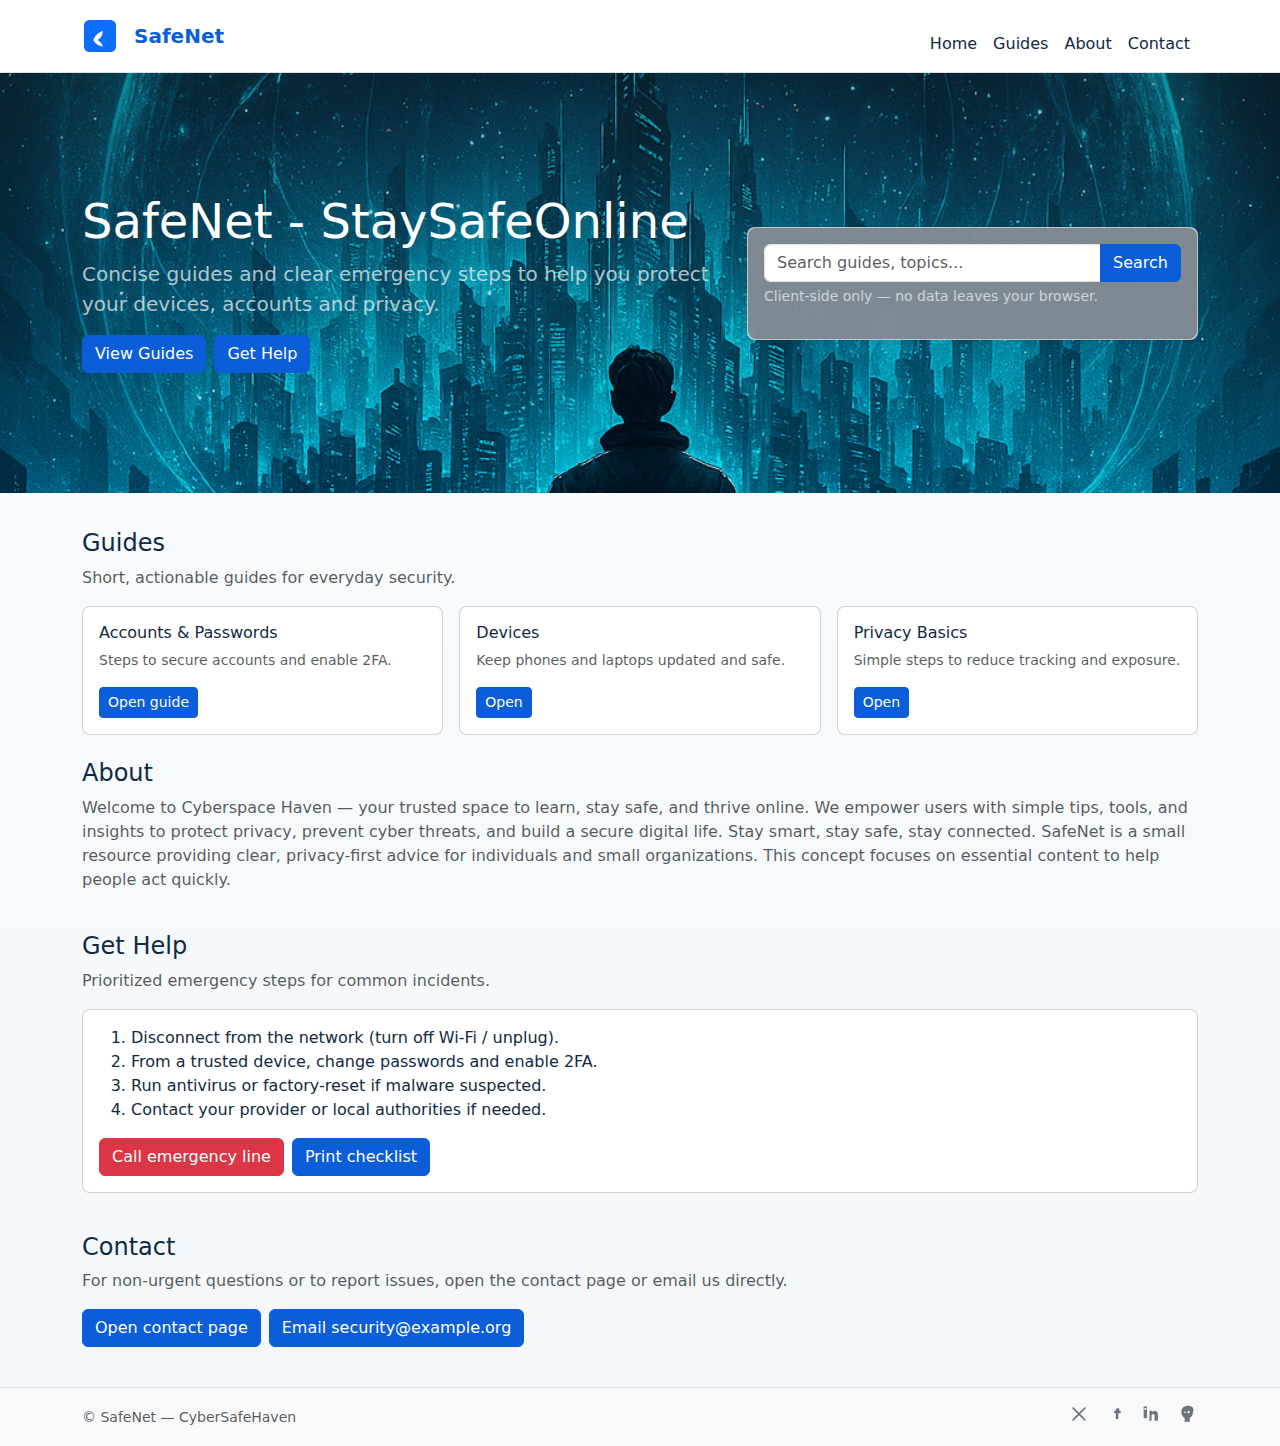
<file: index.html>
<!doctype html>
<html lang="en">

<head>
  <meta charset="utf-8">
  <meta name="viewport" content="width=device-width,initial-scale=1">
  <title>Safenet — CyberSafeHaven (Concept)</title>
  <meta name="description" content="Simple focused Safenet concept: Guides, About, Get Help, Contact">
  <link href="https://cdn.jsdelivr.net/npm/bootstrap@5.3.2/dist/css/bootstrap.min.css" rel="stylesheet">
  <link href="assets/css/style.css" rel="stylesheet">
  <style>
    .py-5 {
      padding-top: 1rem !important;
      padding-bottom: 1rem !important;
    }

    /* reduce bottom margin for .mb-5 on the homepage only */
    .home .mb-5 {
      margin-bottom: 1rem !important;
    }
  </style>
</head>

<body class="home">
  <nav class="navbar navbar-expand-lg navbar-light bg-white border-bottom sticky-top">
    <div class="container">
      <a class="navbar-brand fw-bold d-flex align-items-center" href="index.html">
        <img src="assets/images/logo.svg" alt="SafeNet logo" class="logo me-2" width="36" height="36">
        <span class="brand-text">SafeNet</span>
      </a>
      <button class="navbar-toggler" type="button" data-bs-toggle="collapse" data-bs-target="#nav" aria-controls="nav"
        aria-expanded="false" aria-label="Toggle navigation">
        <span class="navbar-toggler-icon"></span>
      </button>
      <div class="collapse navbar-collapse" id="nav">
        <ul class="navbar-nav ms-auto">
          <li class="nav-item"><a class="nav-link" href="index.html">Home</a></li>
          <li class="nav-item"><a class="nav-link" href="guide.html">Guides</a></li>
          <li class="nav-item"><a class="nav-link" href="about.html">About</a></li>
          <li class="nav-item"><a class="nav-link" href="contact.html">Contact</a></li>
        </ul>
      </div>
    </div>
  </nav>
  <header class="hero bg-image py-5">
    <div class="container">
      <div class="row align-items-center">
        <div class="col-md-7">
          <h1 class="display-5">SafeNet - StaySafeOnline</h1>
          <p class="lead text-muted">Concise guides and clear emergency steps to help you protect your devices, accounts
            and privacy.</p>
          <p class="mb-0"><a class="btn btn-primary me-2" href="guide.html">View Guides</a><a
              class="btn btn-outline-secondary" href="contact.html">Get Help</a></p>
        </div>
        <div class="col-md-5 mt-4 mt-md-0">
          <div class="card shadow-sm">
            <div class="card-body">
              <!-- Front-end search bar: client-side only, shows a local submit message -->

              <form id="site-search-form" class="search-bar">
                <label for="site-search" class="visually-hidden">Search guides and topics</label>
                <div class="input-group">
                  <input id="site-search" name="q" type="search" class="form-control"
                    placeholder="Search guides, topics..." aria-label="Search guides">
                  <button class="btn btn-primary" type="submit">Search</button>
                </div>
                <div class="form-text small text-muted">Client-side only — no data leaves your browser.</div>
              </form>
              <div id="search-notice" class="mt-3" aria-live="polite"></div>
              <!-- Previously: quick password check / tips (removed in favor of search UI)
              <h5 class="card-title">Password tips</h5>
              <p class="text-muted small">Short guidance to help you create stronger, easier-to-manage passwords.</p>
              <ul class="small">
                <li>Use a passphrase of 12+ characters.</li>
                <li>Include mixed case, numbers, and symbols.</li>
                <li>Use a unique password for each important account.</li>
                <li>Use a reputable password manager to generate and store passwords securely.</li>
              </ul>
              -->
            </div>
          </div>
        </div>

      </div>
    </div>
  </header>

  <main class="container py-5">
    <section id="guides" class="mb-5">
      <h2 class="h4">Guides</h2>
      <p class="text-muted">Short, actionable guides for everyday security.</p>
      <div class="row g-3">
        <div class="col-md-4">
          <div class="card h-100">
            <div class="card-body">
              <h3 class="h6">Accounts & Passwords</h3>
              <p class="small text-muted">Steps to secure accounts and enable 2FA.</p>
              <a href="accounts-passwords.html" class="btn btn-sm btn-primary">Open guide</a>
            </div>
          </div>
        </div>
        <div class="col-md-4">
          <div class="card h-100">
            <div class="card-body">
              <h3 class="h6">Devices</h3>
              <p class="small text-muted">Keep phones and laptops updated and safe.</p>
              <a href="devices.html" class="btn btn-sm btn-primary">Open</a>
            </div>
          </div>
        </div>
        <div class="col-md-4">
          <div class="card h-100">
            <div class="card-body">
              <h3 class="h6">Privacy Basics</h3>
              <p class="small text-muted">Simple steps to reduce tracking and exposure.</p>
              <a href="privacybasics.html" class="btn btn-sm btn-primary">Open</a>
            </div>
          </div>
        </div>
      </div>
    </section>

    <section id="about" class="mb-5">
      <h2 class="h4">About</h2>
      <p class="text-muted">Welcome to Cyberspace Haven — your trusted space to learn, stay safe, and thrive online. We
        empower users with simple tips, tools, and insights to protect privacy, prevent cyber threats, and build a
        secure digital life. Stay smart, stay safe, stay connected.
        SafeNet is a small resource providing clear, privacy-first advice for individuals and small organizations. This
        concept focuses on essential content to help people act quickly.</p>
    </section>

    <section id="get-help" class="mb-5">
      <h2 class="h4">Get Help</h2>
      <p class="text-muted">Prioritized emergency steps for common incidents.</p>
      <div class="card mb-3">
        <div class="card-body">
          <ol>
            <li>Disconnect from the network (turn off Wi‑Fi / unplug).</li>
            <li>From a trusted device, change passwords and enable 2FA.</li>
            <li>Run antivirus or factory-reset if malware suspected.</li>
            <li>Contact your provider or local authorities if needed.</li>
          </ol>
          <div class="mt-2"><button class="btn btn-danger me-2" onclick="window.location.href='tel:+18001234567'">Call
              emergency line</button><button class="btn btn-outline-secondary" onclick="window.print()">Print
              checklist</button></div>
        </div>
      </div>
    </section>

    <section id="contact" class="mb-5">
      <h2 class="h4">Contact</h2>
      <p class="text-muted">For non-urgent questions or to report issues, open the contact page or email us directly.
      </p>
      <div class="d-flex gap-2">
        <a class="btn btn-primary" href="contact.html">Open contact page</a>
        <a class="btn btn-outline-secondary" href="contact.html">Email security@example.org</a>
      </div>
    </section>
  </main>

  <footer class="bg-light py-3 border-top">
    <div class="container d-flex justify-content-between align-items-center small text-muted">
      <div>© SafeNet — CyberSafeHaven</div>
      <div class="social-links">
        <a href="https://x.com" target="_blank" rel="noopener noreferrer" aria-label="Visit X homepage">
          <svg viewBox="0 0 24 24" aria-hidden="true" focusable="false" role="img" xmlns="http://www.w3.org/2000/svg">
            <path d="M5 5 L19 19 M19 5 L5 19" stroke="currentColor" stroke-width="2" stroke-linecap="round"
              stroke-linejoin="round" fill="none" />
          </svg>
          <span class="visually-hidden">X homepage</span>
        </a>

        <a href="https://www.facebook.com" target="_blank" rel="noopener noreferrer"
          aria-label="Visit Facebook homepage">
          <svg viewBox="0 0 24 24" aria-hidden="true" focusable="false" role="img" xmlns="http://www.w3.org/2000/svg">
            <path d="M15 8h2V5h-2c-1.1 0-2 .9-2 2v1H11v3h2v7h3v-7h2.5l.5-3H16v-1c0-.28.22-0.5.5-0.5z"
              fill="currentColor" />
          </svg>
          <span class="visually-hidden">Facebook homepage</span>
        </a>

        <a href="https://www.linkedin.com" target="_blank" rel="noopener noreferrer"
          aria-label="Visit LinkedIn homepage">
          <svg viewBox="0 0 24 24" aria-hidden="true" focusable="false" role="img" xmlns="http://www.w3.org/2000/svg">
            <rect x="2" y="3" width="4" height="14" rx="1" fill="currentColor" />
            <circle cx="4" cy="6" r="1.3" fill="#fff" />
            <path
              d="M9 8h3v1.8c.4-.7 1.6-1.4 3.1-1.4 3.3 0 4 2.2 4 5.1V20h-4v-5.2c0-1.2 0-2.8-1.7-2.8-1.7 0-2 1.4-2 2.7V20H9V8z"
              fill="currentColor" />
          </svg>
          <span class="visually-hidden">LinkedIn homepage</span>
        </a>

        <a href="https://mastodon.social" target="_blank" rel="noopener noreferrer"
          aria-label="Visit Mastodon homepage">
          <svg viewBox="0 0 24 24" aria-hidden="true" focusable="false" role="img" xmlns="http://www.w3.org/2000/svg">
            <path d="M12 2C7 2 4 5.5 4 9.2c0 3.2 1.4 6 4 7.7V22l3-1 3 1v-5.1c2.6-1.6 4-4.5 4-7.7C20 5.5 17 2 12 2z"
              fill="currentColor" />
            <circle cx="8.5" cy="10" r="1" fill="#fff" />
            <path d="M14 9.5c0 .8-.6 1.5-1.3 1.5s-1.2-.7-1.2-1.5.5-1.5 1.2-1.5S14 8.7 14 9.5z" fill="#fff" />
          </svg>
          <span class="visually-hidden">Mastodon homepage</span>
        </a>
      </div>
    </div>
  </footer>
  <!-- Bootstrap JS bundle -->

  <script src="https://cdn.jsdelivr.net/npm/bootstrap@5.3.2/dist/js/bootstrap.bundle.min.js"></script>
  <script>
    (function () {
      // Client-side-only search filter for the Guides cards on the homepage.
      const form = document.getElementById('site-search-form');
      const input = document.getElementById('site-search');
      const notice = document.getElementById('search-notice');
      const guideCards = Array.from(document.querySelectorAll('#guides .card'));
      if (!form || !notice) return;

      function clearFilters() {
        guideCards.forEach(card => {
          const col = card.closest('[class*="col-"]') || card.parentElement;
          if (col) col.style.display = '';
        });
      }

      function escapeRegExp(string) { return string.replace(/[.*+?^${}()|[\\]\\]/g, '\\\\$&'); }

      form.addEventListener('submit', function (e) {
        e.preventDefault();
        const q = (input && input.value) ? input.value.trim() : '';
        notice.innerHTML = '';

        if (!q) {
          // empty query — clear filters and show gentle notice
          clearFilters();
          const el = document.createElement('div');
          el.className = 'alert alert-secondary';
          el.textContent = 'Showing all guides.';
          notice.appendChild(el);
          setTimeout(() => el.remove(), 2500);
          return;
        }

        const re = new RegExp(escapeRegExp(q), 'i');
        let shown = 0;
        guideCards.forEach(card => {
          const title = (card.querySelector('h3') || {}).textContent || '';
          const desc = (card.querySelector('p') || {}).textContent || '';
          const match = re.test(title) || re.test(desc);
          const col = card.closest('[class*="col-"]') || card.parentElement;
          if (col) { col.style.display = match ? '' : 'none'; }
          if (match) shown++;
        });

        const result = document.createElement('div');
        result.className = shown ? 'alert alert-primary' : 'alert alert-warning';
        result.textContent = shown ? `Found ${shown} result${shown > 1 ? 's' : ''} for "${q}".` : `No guides found for "${q}".`;
        notice.appendChild(result);
        // auto-dismiss after a short delay
        setTimeout(() => { if (result.parentNode) result.remove(); }, 3500);
      });
    })();
  </script>
  <!-- homepage client-side search filter (no backend calls) -->
</body>

</html>
</file>
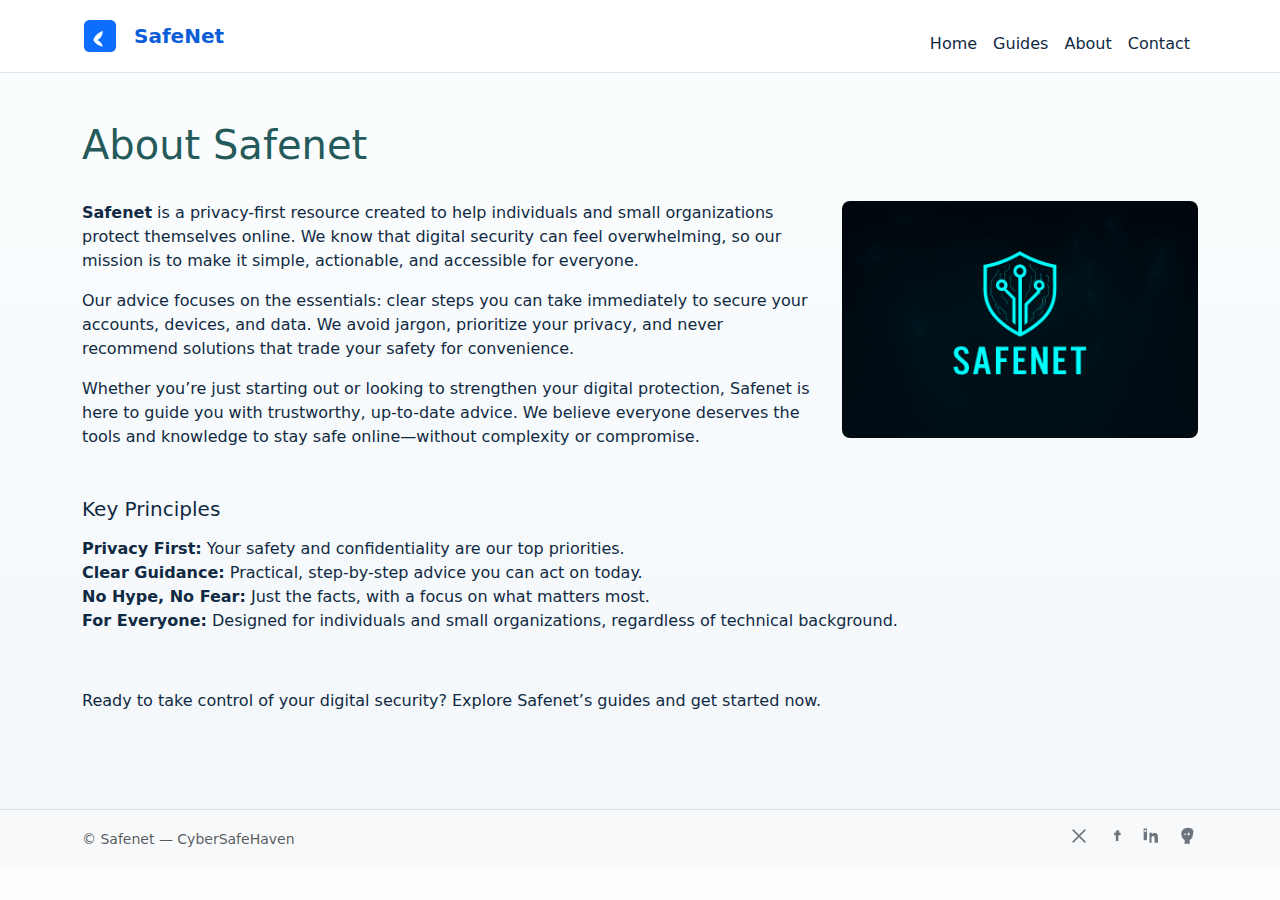
<file: about.html>
<!DOCTYPE html>
<html lang="en">

<head>
  <meta charset="UTF-8">
  <title>About Safenet</title>
  <meta name="viewport" content="width=device-width, initial-scale=1">
  <!-- Bootstrap CSS -->
  <link href="https://cdn.jsdelivr.net/npm/bootstrap@5.3.2/dist/css/bootstrap.min.css" rel="stylesheet">
  <!-- Site stylesheet -->
  <link rel="stylesheet" href="assets/css/style.css">
</head>

<body>

  <nav class="navbar navbar-expand-lg navbar-light bg-white border-bottom sticky-top">
    <div class="container">
      <a class="navbar-brand d-flex align-items-center" href="index.html">
        <img src="assets/images/logo.svg" class="logo me-2" width="36" height="36" alt="Safenet logo">
        <span class="brand-text">SafeNet</span>
      </a>
      <button class="navbar-toggler" type="button" data-bs-toggle="collapse" data-bs-target="#nav" aria-controls="nav"
        aria-expanded="false" aria-label="Toggle navigation">
        <span class="navbar-toggler-icon"></span>
      </button>
      <div class="collapse navbar-collapse" id="nav">
        <ul class="navbar-nav ms-auto">
          <li class="nav-item"><a class="nav-link" href="index.html">Home</a></li>
          <li class="nav-item"><a class="nav-link" href="accounts-passwords.html">Guides</a></li>
          <li class="nav-item"><a class="nav-link" href="about.html">About</a></li>
          <li class="nav-item"><a class="nav-link" href="contact.html">Contact</a></li>
        </ul>
      </div>
    </div>
  </nav>
  <main class="container py-5">
    <header class="mb-4">
      <h1 class="display-6">About Safenet</h1>
    </header>

    <section class="mb-3 align-flex-start">
      <div class="row align-flex-start">
        <div class="col-md-8">
          <p>
            <strong>Safenet</strong> is a privacy-first resource created to help individuals and small organizations
            protect themselves online.
            We know that digital security can feel overwhelming, so our mission is to make it simple, actionable, and
            accessible for everyone.
          </p>
          <p>
            Our advice focuses on the essentials: clear steps you can take immediately to secure your accounts, devices,
            and data.
            We avoid jargon, prioritize your privacy, and never recommend solutions that trade your safety for
            convenience.
          </p>
          <p>
            Whether you’re just starting out or looking to strengthen your digital protection, Safenet is here to guide
            you with trustworthy, up-to-date advice.
            We believe everyone deserves the tools and knowledge to stay safe online—without complexity or compromise.
          </p>
        </div>
        <div class="col-md-4 mt-3 mt-md-0">
          <figure class="m-0">
            <img src="assets/images/logo.png" alt="SafeNet hero illustration" loading="lazy"
              class="img-fluid rounded-corners">
          </figure>
        </div>
      </div>
    </section>

    <section class="mb-4">
      <h2 class="h5">Key Principles</h2>
      <ul class="list-unstyled">
        <li><strong>Privacy First:</strong> Your safety and confidentiality are our top priorities.</li>
        <li><strong>Clear Guidance:</strong> Practical, step-by-step advice you can act on today.</li>
        <li><strong>No Hype, No Fear:</strong> Just the facts, with a focus on what matters most.</li>
        <li><strong>For Everyone:</strong> Designed for individuals and small organizations, regardless of technical
          background.</li>
      </ul>
    </section>

    <section>
      <p>Ready to take control of your digital security? Explore Safenet’s guides and get started now.</p>
    </section>
  </main>

  <footer class="bg-light py-3 border-top mt-4">
    <div class="container d-flex justify-content-between align-items-center small text-muted">
      <div>© Safenet — CyberSafeHaven</div>
      <div class="social-links">
        <a href="https://x.com" target="_blank" rel="noopener noreferrer" aria-label="Visit X homepage">
          <svg viewBox="0 0 24 24" aria-hidden="true" focusable="false" role="img" xmlns="http://www.w3.org/2000/svg">
            <path d="M5 5 L19 19 M19 5 L5 19" stroke="currentColor" stroke-width="2" stroke-linecap="round"
              stroke-linejoin="round" fill="none" />
          </svg>
          <span class="visually-hidden">X homepage</span>
        </a>

        <a href="https://www.facebook.com" target="_blank" rel="noopener noreferrer"
          aria-label="Visit Facebook homepage">
          <svg viewBox="0 0 24 24" aria-hidden="true" focusable="false" role="img" xmlns="http://www.w3.org/2000/svg">
            <path d="M15 8h2V5h-2c-1.1 0-2 .9-2 2v1H11v3h2v7h3v-7h2.5l.5-3H16v-1c0-.28.22-0.5.5-0.5z"
              fill="currentColor" />
          </svg>
          <span class="visually-hidden">Facebook homepage</span>
        </a>

        <a href="https://www.linkedin.com" target="_blank" rel="noopener noreferrer"
          aria-label="Visit LinkedIn homepage">
          <svg viewBox="0 0 24 24" aria-hidden="true" focusable="false" role="img" xmlns="http://www.w3.org/2000/svg">
            <rect x="2" y="3" width="4" height="14" rx="1" fill="currentColor" />
            <circle cx="4" cy="6" r="1.3" fill="#fff" />
            <path
              d="M9 8h3v1.8c.4-.7 1.6-1.4 3.1-1.4 3.3 0 4 2.2 4 5.1V20h-4v-5.2c0-1.2 0-2.8-1.7-2.8-1.7 0-2 1.4-2 2.7V20H9V8z"
              fill="currentColor" />
          </svg>
          <span class="visually-hidden">LinkedIn homepage</span>
        </a>

        <a href="https://mastodon.social" target="_blank" rel="noopener noreferrer"
          aria-label="Visit Mastodon homepage">
          <svg viewBox="0 0 24 24" aria-hidden="true" focusable="false" role="img" xmlns="http://www.w3.org/2000/svg">
            <path d="M12 2C7 2 4 5.5 4 9.2c0 3.2 1.4 6 4 7.7V22l3-1 3 1v-5.1c2.6-1.6 4-4.5 4-7.7C20 5.5 17 2 12 2z"
              fill="currentColor" />
            <circle cx="8.5" cy="10" r="1" fill="#fff" />
            <path d="M14 9.5c0 .8-.6 1.5-1.3 1.5s-1.2-.7-1.2-1.5.5-1.5 1.2-1.5S14 8.7 14 9.5z" fill="#fff" />
          </svg>
          <span class="visually-hidden">Mastodon homepage</span>
        </a>
      </div>
    </div>
  </footer>

  <!-- Bootstrap JS bundle -->
  <script src="https://cdn.jsdelivr.net/npm/bootstrap@5.3.2/dist/js/bootstrap.bundle.min.js"></script>
</body>

</html>
</file>
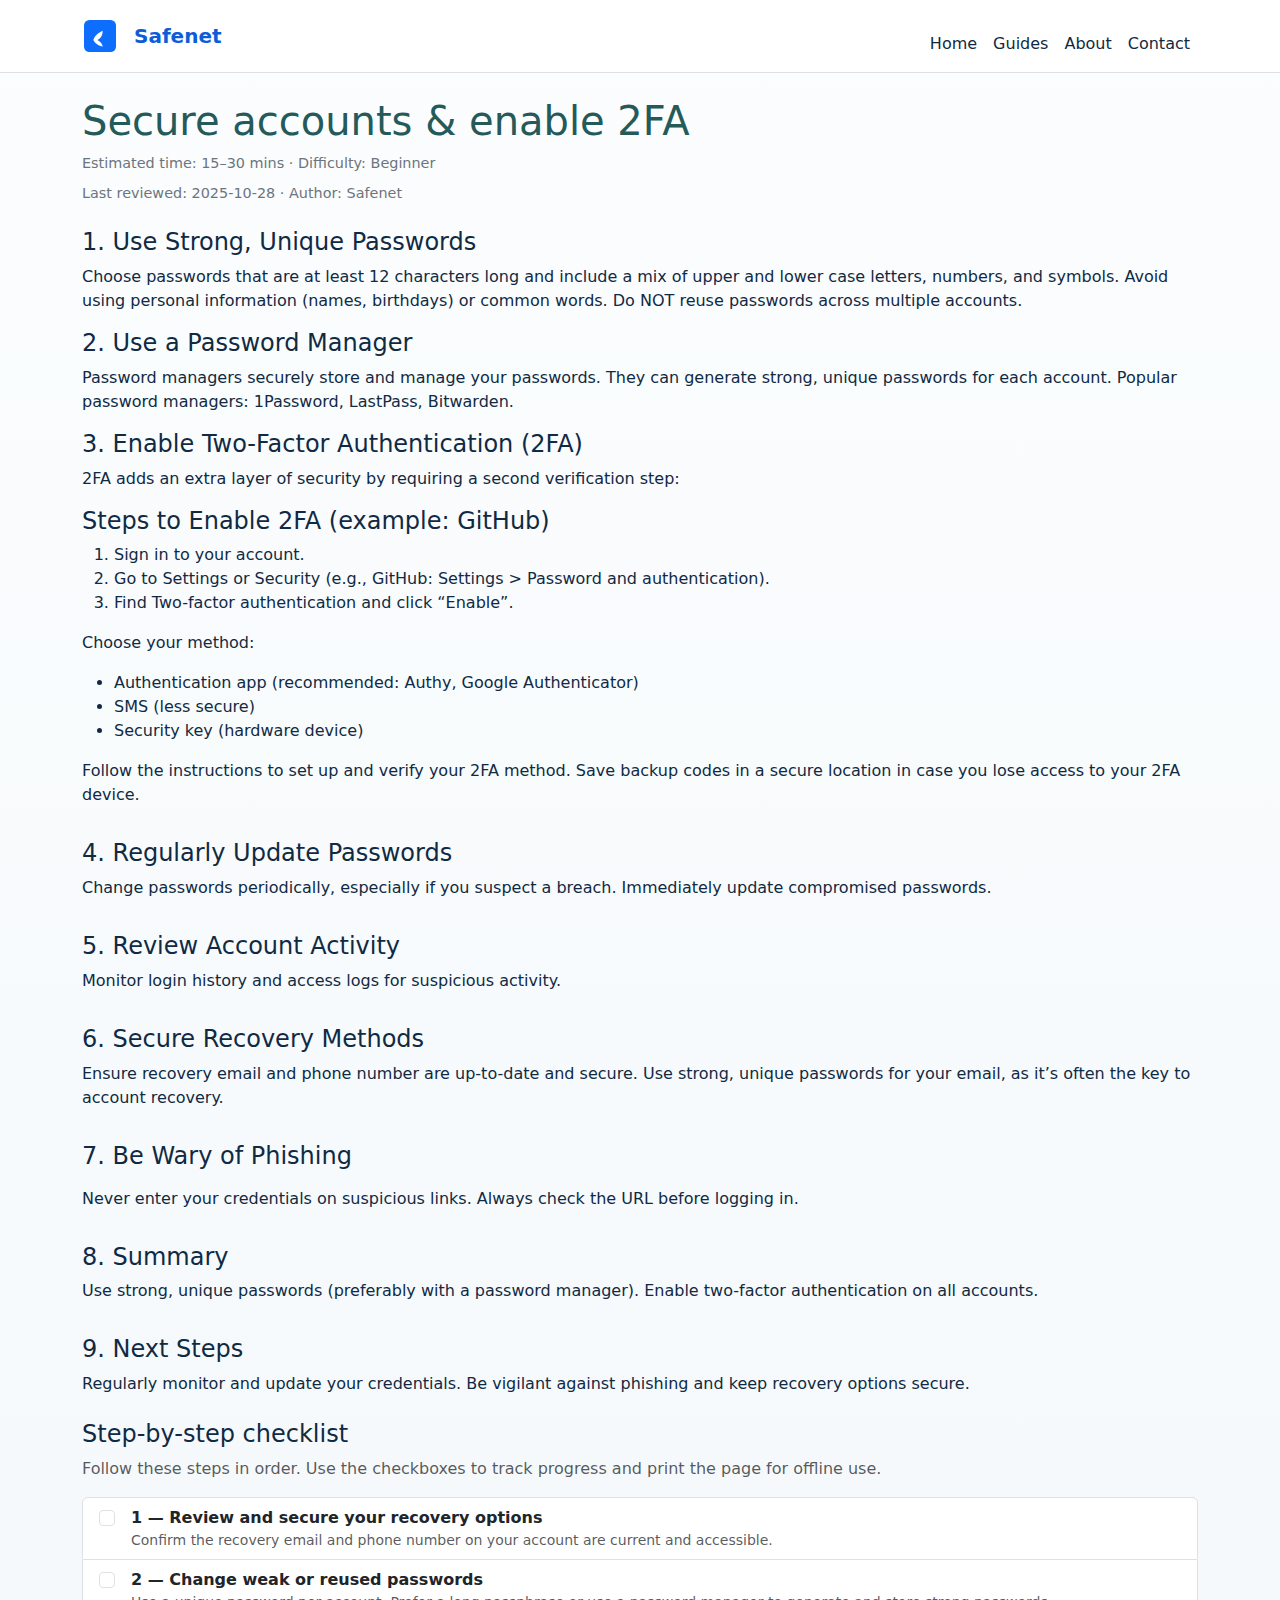
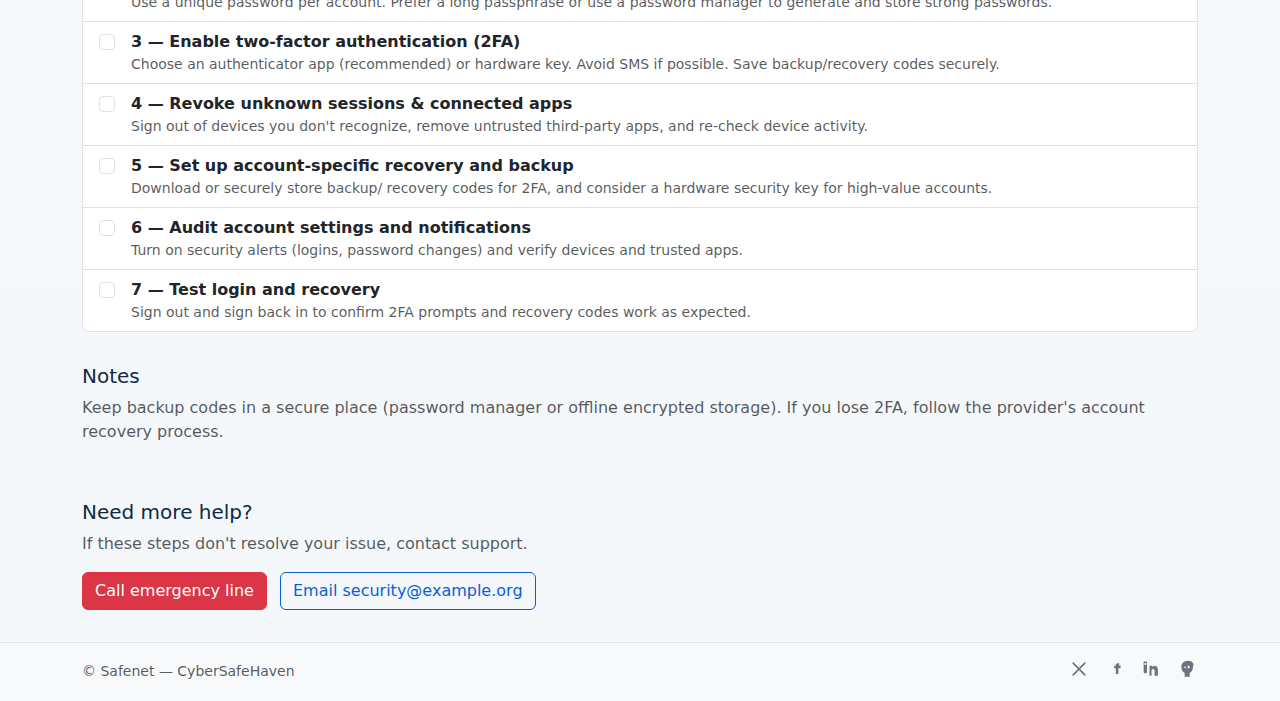
<file: accounts-passwords.html>
<!doctype html>
<html lang="en">

<head>
  <meta charset="utf-8">
  <meta name="viewport" content="width=device-width,initial-scale=1">
  <title>Secure accounts & enable 2FA — Safenet</title>
  <meta name="description" content="Steps to secure your accounts and enable two-factor authentication (2FA).">
  <link href="https://cdn.jsdelivr.net/npm/bootstrap@5.3.2/dist/css/bootstrap.min.css" rel="stylesheet">
  <link href="assets/css/style.css" rel="stylesheet">
</head>
</head>

<body>
  <nav class="navbar navbar-expand-lg navbar-light bg-white border-bottom no-print sticky-top">
    <div class="container">
      <a class="navbar-brand d-flex align-items-center" href="index.html">
        <img src="assets/images/logo.svg" class="logo me-2" width="36" height="36" alt="Safenet logo">
        <span class="brand-text">Safenet</span>
      </a>
      <button class="navbar-toggler" type="button" data-bs-toggle="collapse" data-bs-target="#nav" aria-controls="nav"
        aria-expanded="false" aria-label="Toggle navigation">
        <span class="navbar-toggler-icon"></span>
      </button>
      <div class="collapse navbar-collapse" id="nav">
        <ul class="navbar-nav ms-auto">
          <li class="nav-item"><a class="nav-link" href="index.html">Home</a></li>
          <li class="nav-item"><a class="nav-link" href="accounts-passwords.html">Guides</a></li>
          <li class="nav-item"><a class="nav-link" href="about.html">About</a></li>
          <li class="nav-item"><a class="nav-link" href="contact.html">Contact</a></li>
        </ul>
      </div>
    </div>
  </nav>

  <main class="container py-4">
    <article>
      <header class="mb-3">
        <h1 id="guide-title">Secure accounts & enable 2FA</h1>
        <div class="meta mb-2">Estimated time: 15–30 mins · Difficulty: Beginner</div>
        <div class="meta">Last reviewed: <time>2025-10-28</time> · Author: Safenet</div>
      </header>

      <section aria-labelledby="steps-heading">

        <h4>1. Use Strong, Unique Passwords</h4>
        <p>Choose passwords that are at least 12 characters long and include a mix of upper and lower case letters,
          numbers, and symbols.
          Avoid using personal information (names, birthdays) or common words.
          Do NOT reuse passwords across multiple accounts.</p>

        <h4>2. Use a Password Manager</h4>
        <p>Password managers securely store and manage your passwords.
          They can generate strong, unique passwords for each account.
          Popular password managers: 1Password, LastPass, Bitwarden.</p>
        <h4>3. Enable Two-Factor Authentication (2FA)</h4>
        <p>2FA adds an extra layer of security by requiring a second verification step:</p>

        <h4>Steps to Enable 2FA (example: GitHub)</h4>
        <ol>
          <li>Sign in to your account.</li>
          <li>Go to Settings or Security (e.g., GitHub: Settings > Password and authentication).</li>
          <li>Find Two-factor authentication and click “Enable”.</li>
        </ol>
        <p>Choose your method:</p>
        <ul>
          <li>Authentication app (recommended: Authy, Google Authenticator)</li>
          <li>SMS (less secure)</li>
          <li>Security key (hardware device)</li>
        </ul>
        <p>Follow the instructions to set up and verify your 2FA method.
          Save backup codes in a secure location in case you lose access to your 2FA device.</p>

      </section>

      <section>
        <h4>4. Regularly Update Passwords</h4>
        <p>Change passwords periodically, especially if you suspect a breach.
          Immediately update compromised passwords.</p>
      </section>

      <section>
        <h4>5. Review Account Activity</h4>
        <p>Monitor login history and access logs for suspicious activity.</p>
      </section>
      <section>
        <h4>6. Secure Recovery Methods</h4>
        <p>Ensure recovery email and phone number are up-to-date and secure.
          Use strong, unique passwords for your email, as it’s often the key to account recovery.</p>
      </section>
      <section>
        <h4>7. Be Wary of Phishing</h4>
        <p></p>Never enter your credentials on suspicious links.
        Always check the URL before logging in.</p>
      </section>
      <section>
        <h4>8. Summary</h4>
        <p>Use strong, unique passwords (preferably with a password manager).
          Enable two-factor authentication on all accounts.</p>
      </section>
      <section>
        <h4>9. Next Steps</h4>
        <p>Regularly monitor and update your credentials.
          Be vigilant against phishing and keep recovery options secure.</p>
      </section>

      <h4 id="steps-heading">Step-by-step checklist</h4>
      <p class="text-muted">Follow these steps in order. Use the checkboxes to track progress and print the page for
        offline use.</p>
      <div class="list-group">
        <label class="list-group-item d-flex gap-3 align-items-start step-item" data-step="1">
          <input class="form-check-input mt-1 step-checkbox" type="checkbox" aria-label="Step 1" data-stepid="1">
          <div class="flex-grow-1">
            <div class="fw-semibold">1 — Review and secure your recovery options</div>
            <div class="small text-muted">Confirm the recovery email and phone number on your account are current and
              accessible.</div>
          </div>
        </label>

        <label class="list-group-item d-flex gap-3 align-items-start step-item" data-step="2">
          <input class="form-check-input mt-1 step-checkbox" type="checkbox" aria-label="Step 2" data-stepid="2">
          <div class="flex-grow-1">
            <div class="fw-semibold">2 — Change weak or reused passwords</div>
            <div class="small text-muted">Use a unique password per account. Prefer a long passphrase or use a password
              manager to generate and store strong passwords.</div>
          </div>
        </label>

        <label class="list-group-item d-flex gap-3 align-items-start step-item" data-step="3">
          <input class="form-check-input mt-1 step-checkbox" type="checkbox" aria-label="Step 3" data-stepid="3">
          <div class="flex-grow-1">
            <div class="fw-semibold">3 — Enable two-factor authentication (2FA)</div>
            <div class="small text-muted">Choose an authenticator app (recommended) or hardware key. Avoid SMS if
              possible. Save backup/recovery codes securely.</div>
          </div>
        </label>

        <label class="list-group-item d-flex gap-3 align-items-start step-item" data-step="4">
          <input class="form-check-input mt-1 step-checkbox" type="checkbox" aria-label="Step 4" data-stepid="4">
          <div class="flex-grow-1">
            <div class="fw-semibold">4 — Revoke unknown sessions & connected apps</div>
            <div class="small text-muted">Sign out of devices you don't recognize, remove untrusted third-party apps,
              and re-check device activity.</div>
          </div>
        </label>

        <label class="list-group-item d-flex gap-3 align-items-start step-item" data-step="5">
          <input class="form-check-input mt-1 step-checkbox" type="checkbox" aria-label="Step 5" data-stepid="5">
          <div class="flex-grow-1">
            <div class="fw-semibold">5 — Set up account-specific recovery and backup</div>
            <div class="small text-muted">Download or securely store backup/ recovery codes for 2FA, and consider a
              hardware security key for high-value accounts.</div>
          </div>
        </label>

        <label class="list-group-item d-flex gap-3 align-items-start step-item" data-step="6">
          <input class="form-check-input mt-1 step-checkbox" type="checkbox" aria-label="Step 6" data-stepid="6">
          <div class="flex-grow-1">
            <div class="fw-semibold">6 — Audit account settings and notifications</div>
            <div class="small text-muted">Turn on security alerts (logins, password changes) and verify devices and
              trusted apps.</div>
          </div>
        </label>

        <label class="list-group-item d-flex gap-3 align-items-start step-item" data-step="7">
          <input class="form-check-input mt-1 step-checkbox" type="checkbox" aria-label="Step 7" data-stepid="7">
          <div class="flex-grow-1">
            <div class="fw-semibold">7 — Test login and recovery</div>
            <div class="small text-muted">Sign out and sign back in to confirm 2FA prompts and recovery codes work as
              expected.</div>
          </div>
        </label>
      </div>
      </section>

      <section id="notes" class="mt-4">
        <h4 class="h5">Notes</h4>
        <p class="text-muted">Keep backup codes in a secure place (password manager or offline encrypted storage). If
          you lose 2FA, follow the provider's account recovery process.</p>
      </section>

      <section id="help" class="mt-4 no-print">
        <h4 class="h5">Need more help?</h4>
        <p class="text-muted">If these steps don't resolve your issue, contact support.</p>
        <a class="btn btn-danger" href="tel:+18001234567">Call emergency line</a>
        <a class="btn btn-outline-primary ms-2" href="contact.html">Email security@example.org</a>
      </section>

    </article>
  </main>

  <footer class="bg-light py-3 border-top no-print">
    <div class="container d-flex justify-content-between align-items-center small text-muted">
      <div>© Safenet — CyberSafeHaven</div>
      <div class="social-links">
        <a href="https://x.com" target="_blank" rel="noopener noreferrer" aria-label="Visit X homepage">
          <svg viewBox="0 0 24 24" aria-hidden="true" focusable="false" role="img" xmlns="http://www.w3.org/2000/svg">
            <path d="M5 5 L19 19 M19 5 L5 19" stroke="currentColor" stroke-width="2" stroke-linecap="round"
              stroke-linejoin="round" fill="none" />
          </svg>
          <span class="visually-hidden">X homepage</span>
        </a>

        <a href="https://www.facebook.com" target="_blank" rel="noopener noreferrer"
          aria-label="Visit Facebook homepage">
          <svg viewBox="0 0 24 24" aria-hidden="true" focusable="false" role="img" xmlns="http://www.w3.org/2000/svg">
            <path d="M15 8h2V5h-2c-1.1 0-2 .9-2 2v1H11v3h2v7h3v-7h2.5l.5-3H16v-1c0-.28.22-0.5.5-0.5z"
              fill="currentColor" />
          </svg>
          <span class="visually-hidden">Facebook homepage</span>
        </a>

        <a href="https://www.linkedin.com" target="_blank" rel="noopener noreferrer"
          aria-label="Visit LinkedIn homepage">
          <svg viewBox="0 0 24 24" aria-hidden="true" focusable="false" role="img" xmlns="http://www.w3.org/2000/svg">
            <rect x="2" y="3" width="4" height="14" rx="1" fill="currentColor" />
            <circle cx="4" cy="6" r="1.3" fill="#fff" />
            <path
              d="M9 8h3v1.8c.4-.7 1.6-1.4 3.1-1.4 3.3 0 4 2.2 4 5.1V20h-4v-5.2c0-1.2 0-2.8-1.7-2.8-1.7 0-2 1.4-2 2.7V20H9V8z"
              fill="currentColor" />
          </svg>
          <span class="visually-hidden">LinkedIn homepage</span>
        </a>

        <a href="https://mastodon.social" target="_blank" rel="noopener noreferrer"
          aria-label="Visit Mastodon homepage">
          <svg viewBox="0 0 24 24" aria-hidden="true" focusable="false" role="img" xmlns="http://www.w3.org/2000/svg">
            <path d="M12 2C7 2 4 5.5 4 9.2c0 3.2 1.4 6 4 7.7V22l3-1 3 1v-5.1c2.6-1.6 4-4.5 4-7.7C20 5.5 17 2 12 2z"
              fill="currentColor" />
            <circle cx="8.5" cy="10" r="1" fill="#fff" />
            <path d="M14 9.5c0 .8-.6 1.5-1.3 1.5s-1.2-.7-1.2-1.5.5-1.5 1.2-1.5S14 8.7 14 9.5z" fill="#fff" />
          </svg>
          <span class="visually-hidden">Mastodon homepage</span>
        </a>
      </div>
    </div>
  </footer>

  <script src="https://cdn.jsdelivr.net/npm/bootstrap@5.3.2/dist/js/bootstrap.bundle.min.js"></script>
  <script>
    // local save/load for checklist
    (function () {
      const KEY = 'guide-accounts-2fa';
      const checkboxes = document.querySelectorAll('.step-checkbox');
      function load() {
        try {
          const raw = localStorage.getItem(KEY);
          if (!raw) return;
          const done = JSON.parse(raw);
          checkboxes.forEach(cb => { cb.checked = !!done[cb.dataset.stepid]; toggleRow(cb); });
        } catch (e) { console.warn(e) }
      }
      function save() {
        const obj = {}; checkboxes.forEach(cb => obj[cb.dataset.stepid] = !!cb.checked);
        localStorage.setItem(KEY, JSON.stringify(obj));
        const n = document.createElement('div'); n.className = 'alert alert-success mt-3'; n.textContent = 'Progress saved locally.';
        document.querySelector('main').prepend(n);
        setTimeout(() => n.remove(), 2500);
      }
      function clearAll() { checkboxes.forEach(cb => { cb.checked = false; toggleRow(cb) }); localStorage.removeItem(KEY); }
      function toggleRow(cb) { const row = cb.closest('.step-item'); if (!row) return; if (cb.checked) row.classList.add('completed'); else row.classList.remove('completed'); }
      checkboxes.forEach(cb => cb.addEventListener('change', function () { toggleRow(this); }));
      document.getElementById('save-progress').addEventListener('click', save);
      document.getElementById('clear-progress').addEventListener('click', clearAll);
      load();
    })();
  </script>
</body>
<!-- </html> -->

<!-- <!DOCTYPE html>
<html lang="en">
<head>
  <meta charset="UTF-8">
  <meta name="viewport" content="width=device-width, initial-scale=1.0">
  <title>Document</title>
</head>
<body>
  
  
</body>
</html> -->
</file>
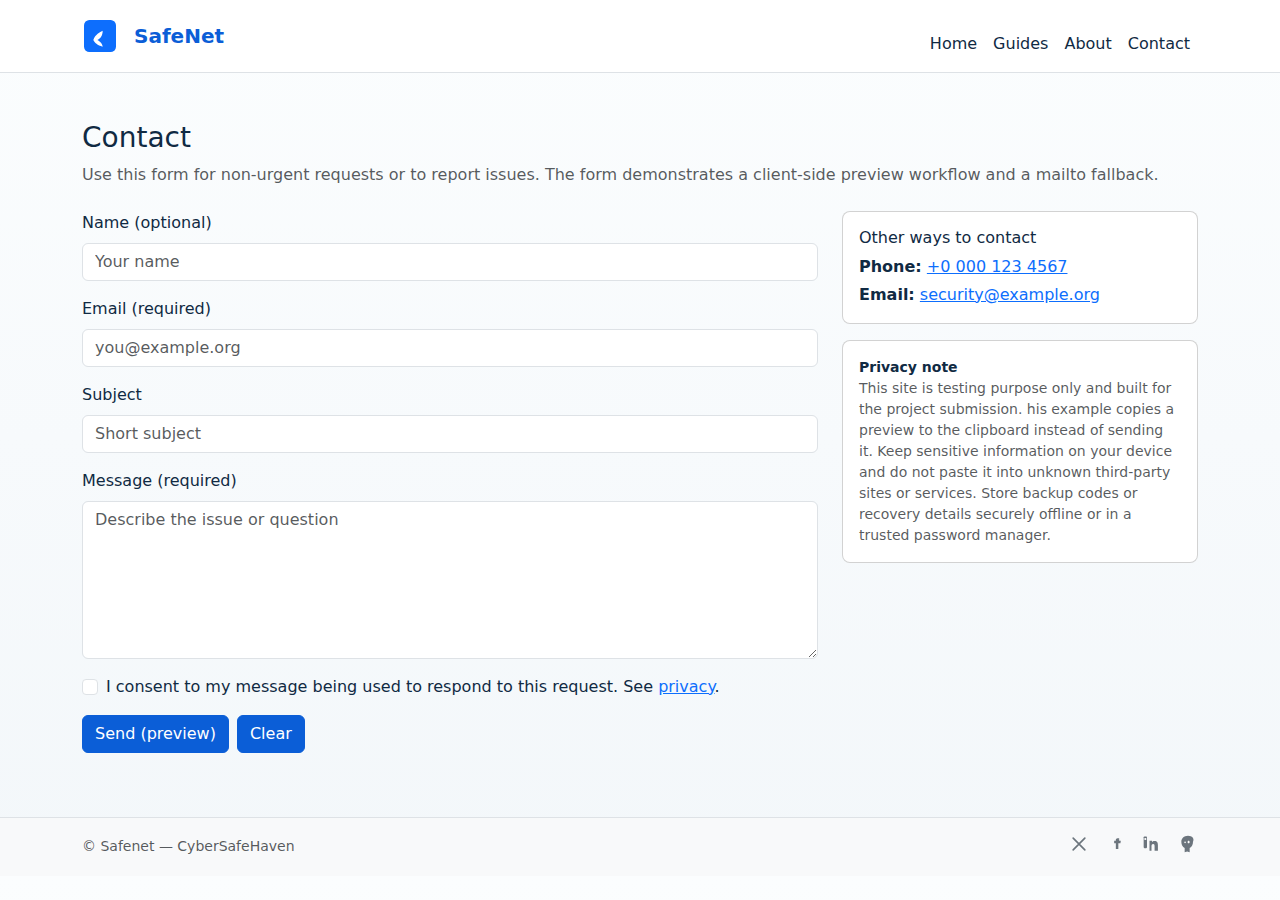
<file: contact.html>
<!doctype html>
<html lang="en">
<head>
  <meta charset="utf-8">
  <meta name="viewport" content="width=device-width,initial-scale=1">
  <title>Contact — Safenet</title>
  <meta name="description" content="Contact Safenet — contact form.">
  <link href="https://cdn.jsdelivr.net/npm/bootstrap@5.3.2/dist/css/bootstrap.min.css" rel="stylesheet">
  <link href="assets/css/style.css" rel="stylesheet">
</head>
</head>
<body>
  <a class="visually-hidden-focusable" href="#main">Skip to main content</a>

  <nav class="navbar navbar-expand-lg navbar-light bg-white border-bottom sticky-top">
    <div class="container">
      <a class="navbar-brand d-flex align-items-center" href="index.html">
        <img src="assets/images/logo.svg" class="logo me-2" width="36" height="36" alt="Safenet logo">
        <span class="brand-text">SafeNet</span>
      </a>
      <button class="navbar-toggler" type="button" data-bs-toggle="collapse" data-bs-target="#nav" aria-controls="nav" aria-expanded="false" aria-label="Toggle navigation">
        <span class="navbar-toggler-icon"></span>
      </button>
      <div class="collapse navbar-collapse" id="nav">
        <ul class="navbar-nav ms-auto">
          <li class="nav-item"><a class="nav-link" href="index.html">Home</a></li>
          <li class="nav-item"><a class="nav-link" href="accounts-passwords.html">Guides</a></li>
          <li class="nav-item"><a class="nav-link" href="about.html">About</a></li>
          <li class="nav-item"><a class="nav-link" href="contact.html">Contact</a></li>
        </ul>
      </div>
    </div>
  </nav>

  <main id="main" class="container py-5">
    <header class="mb-4">
      <h1 class="h3">Contact</h1>
      <p class="text-muted">Use this form for non-urgent requests or to report issues. The form demonstrates a client-side preview workflow and a mailto fallback.</p>
    </header>

    <div class="row">
      <div class="col-lg-8">
        <form id="contact-form" novalidate>
          <div class="mb-3">
            <label for="name" class="form-label">Name (optional)</label>
            <input id="name" name="name" class="form-control" type="text" placeholder="Your name">
          </div>

          <div class="mb-3">
            <label for="email" class="form-label">Email (required)</label>
            <input id="email" name="email" class="form-control" type="email" placeholder="you@example.org" required aria-required="true">
            <div class="invalid-feedback">Please enter a valid email address so we can respond.</div>
          </div>

          <div class="mb-3">
            <label for="subject" class="form-label">Subject</label>
            <input id="subject" name="subject" class="form-control" type="text" placeholder="Short subject">
          </div>

          <div class="mb-3">
            <label for="message" class="form-label">Message (required)</label>
            <textarea id="message" name="message" rows="6" class="form-control" required aria-required="true" placeholder="Describe the issue or question"></textarea>
            <div class="invalid-feedback">Please provide a short message describing your issue.</div>
          </div>

          <!-- Honeypot anti-spam (hidden from users) -->
          <div class="honeypot" aria-hidden="true">
            <label for="website" class="form-label">Website</label>
            <input id="website" name="website" type="text" autocomplete="off">
          </div>

          <div class="mb-3 form-check">
            <input id="consent" name="consent" type="checkbox" class="form-check-input">
            <label for="consent" class="form-check-label">I consent to my message being used to respond to this request. See <a href="#">privacy</a>.</label>
          </div>

          <div class="d-flex gap-2">
            <button id="send" type="submit" class="btn btn-primary">Send (preview)</button>
            <!-- <button id="mailto" type="button" class="btn btn-outline-secondary">Open in mail client</button> -->
            <button id="clear" type="button" class="btn btn-outline-secondary">Clear</button>
          </div>
        </form>

        <div id="notice" class="mt-3" aria-live="polite"></div>
      </div>

      <aside class="col-lg-4">
        <div class="card mb-3">
          <div class="card-body">
            <h3 class="h6">Other ways to contact</h3>
            <p class="mb-1"><strong>Phone:</strong> <a href="tel:+00001234567">+0 000 123 4567</a></p>
            <p class="mb-0"><strong>Email:</strong> <a href="mailto:security@example.org">security@example.org</a></p>
          </div>
        </div>

        <div class="card">
          <div class="card-body small text-muted">
            <strong>Privacy note</strong>
            <p class="mb-0">This site is testing purpose only and built for the project submission. his example copies a preview to the clipboard instead of sending it. Keep sensitive information on your device and do not paste it into unknown third-party sites or services. Store backup codes or recovery details securely offline or in a trusted password manager.</p>
          </div>
        </div>
      </aside>
    </div>
  </main>

  <footer class="bg-light py-3 border-top">
    <div class="container d-flex justify-content-between align-items-center small text-muted">
      <div>© Safenet — CyberSafeHaven</div>
      <div class="social-links">
        <a href="https://x.com" target="_blank" rel="noopener noreferrer" aria-label="Visit X homepage">
          <svg viewBox="0 0 24 24" aria-hidden="true" focusable="false" role="img" xmlns="http://www.w3.org/2000/svg">
            <path d="M5 5 L19 19 M19 5 L5 19" stroke="currentColor" stroke-width="2" stroke-linecap="round" stroke-linejoin="round" fill="none"/>
          </svg>
          <span class="visually-hidden">X homepage</span>
        </a>

        <a href="https://www.facebook.com" target="_blank" rel="noopener noreferrer" aria-label="Visit Facebook homepage">
          <svg viewBox="0 0 24 24" aria-hidden="true" focusable="false" role="img" xmlns="http://www.w3.org/2000/svg">
            <path d="M15 8h2V5h-2c-1.1 0-2 .9-2 2v1H11v3h2v7h3v-7h2.5l.5-3H16v-1c0-.28.22-0.5.5-0.5z" fill="currentColor"/>
          </svg>
          <span class="visually-hidden">Facebook homepage</span>
        </a>

        <a href="https://www.linkedin.com" target="_blank" rel="noopener noreferrer" aria-label="Visit LinkedIn homepage">
          <svg viewBox="0 0 24 24" aria-hidden="true" focusable="false" role="img" xmlns="http://www.w3.org/2000/svg">
            <rect x="2" y="3" width="4" height="14" rx="1" fill="currentColor"/>
            <circle cx="4" cy="6" r="1.3" fill="#fff"/>
            <path d="M9 8h3v1.8c.4-.7 1.6-1.4 3.1-1.4 3.3 0 4 2.2 4 5.1V20h-4v-5.2c0-1.2 0-2.8-1.7-2.8-1.7 0-2 1.4-2 2.7V20H9V8z" fill="currentColor"/>
          </svg>
          <span class="visually-hidden">LinkedIn homepage</span>
        </a>

        <a href="https://mastodon.social" target="_blank" rel="noopener noreferrer" aria-label="Visit Mastodon homepage">
          <svg viewBox="0 0 24 24" aria-hidden="true" focusable="false" role="img" xmlns="http://www.w3.org/2000/svg">
            <path d="M12 2C7 2 4 5.5 4 9.2c0 3.2 1.4 6 4 7.7V22l3-1 3 1v-5.1c2.6-1.6 4-4.5 4-7.7C20 5.5 17 2 12 2z" fill="currentColor"/>
            <circle cx="8.5" cy="10" r="1" fill="#fff"/>
            <path d="M14 9.5c0 .8-.6 1.5-1.3 1.5s-1.2-.7-1.2-1.5.5-1.5 1.2-1.5S14 8.7 14 9.5z" fill="#fff"/>
          </svg>
          <span class="visually-hidden">Mastodon homepage</span>
        </a>
      </div>
    </div>
  </footer>

  <script src="https://cdn.jsdelivr.net/npm/bootstrap@5.3.2/dist/js/bootstrap.bundle.min.js"></script>
  <script>
    (function(){
      const form = document.getElementById('contact-form');
      const email = document.getElementById('email');
      const message = document.getElementById('message');
      const website = document.getElementById('website'); // honeypot
      const notice = document.getElementById('notice');
      const mailtoBtn = document.getElementById('mailto');
      const clearBtn = document.getElementById('clear');

      function validate(){
        let valid = true;
        [email,message].forEach(el=>{
          if(!el.checkValidity()){ el.classList.add('is-invalid'); valid=false } else { el.classList.remove('is-invalid') }
        });
        return valid;
      }

      form.addEventListener('submit', function(e){
        e.preventDefault();
        notice.textContent = '';
        // simple spam check: honeypot must be empty
        if(website && website.value){ notice.textContent = 'Suspicious submission detected.'; return }
        if(!validate()){ notice.textContent = 'Please fix validation errors and try again.'; return }
        // Show a preview and copy to clipboard
        const payload = {
          name: form.name.value,
          email: form.email.value,
          subject: form.subject.value,
          message: form.message.value
        };
        const preview = `To: security@example.org\nSubject: ${payload.subject || '[no subject]'}\n\n${payload.message}\n\n—from ${payload.name || payload.email}`;
        // copy to clipboard if available
        if(navigator.clipboard){ navigator.clipboard.writeText(preview).then(()=>{ notice.textContent = 'Preview copied to clipboard.' }); }
        else { notice.textContent = 'Preview ready.' }
      });

      mailtoBtn.addEventListener('click', function(){
        const subj = encodeURIComponent(document.getElementById('subject').value || 'Safenet contact');
        const body = encodeURIComponent((document.getElementById('message').value || '') + '\n\n—from: ' + (document.getElementById('name').value || document.getElementById('email').value || ''));
        window.location.href = `mailto:security@example.org?subject=${subj}&body=${body}`;
      });

      clearBtn.addEventListener('click', function(){ form.reset(); notice.textContent='Form cleared.' });
    })();
  </script>
</body>
</html>
</file>
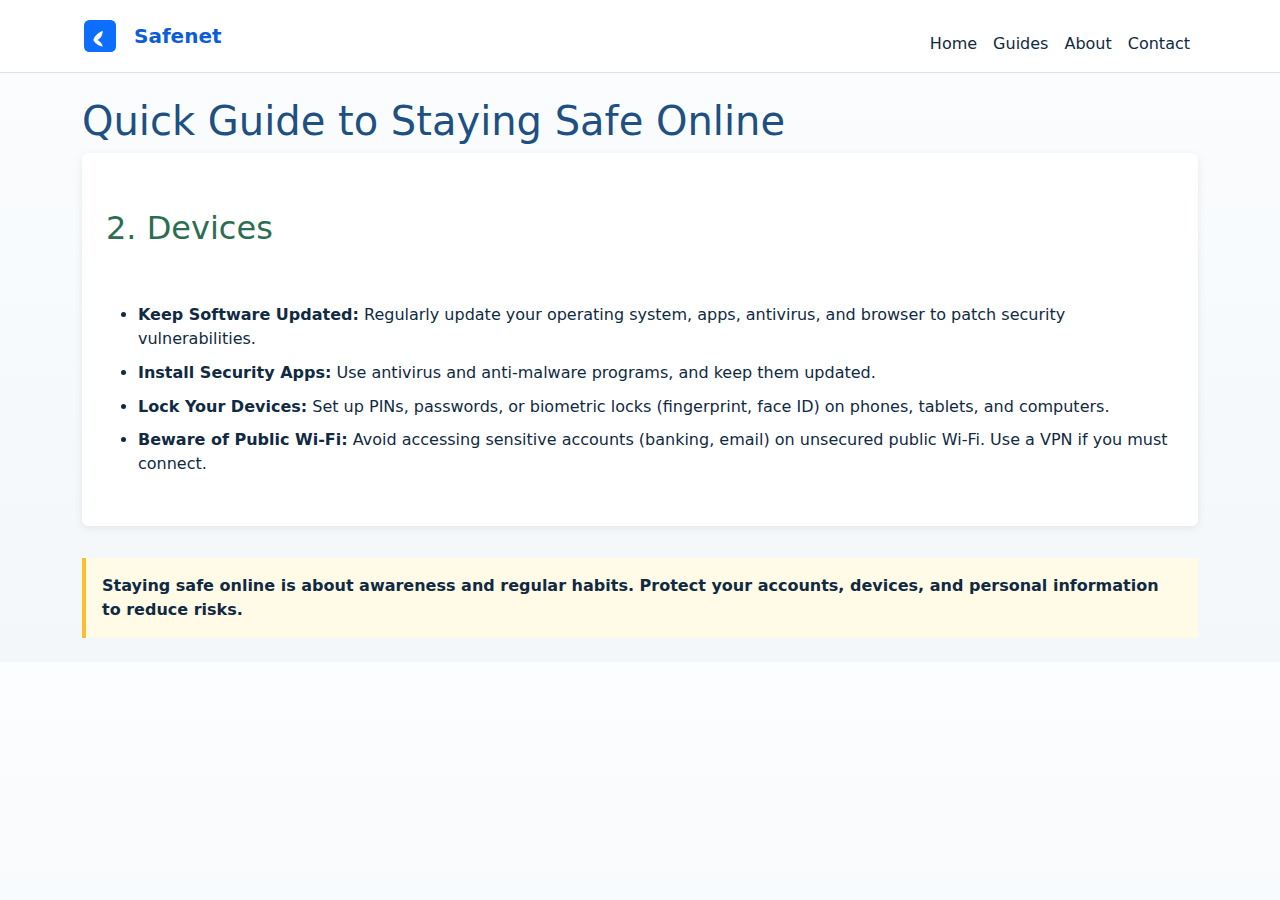
<file: devices.html>
<!DOCTYPE html>
<html lang="en">
<head>
  <meta charset="UTF-8">
  <meta name="viewport" content="width=device-width, initial-scale=1">
  <title>Quick Guide to Staying Safe Online</title>
  <!-- Bootstrap CSS -->
  <link href="https://cdn.jsdelivr.net/npm/bootstrap@5.3.2/dist/css/bootstrap.min.css" rel="stylesheet">
  <!-- Site stylesheet -->
  <link rel="stylesheet" href="assets/css/style.css">
  <!-- Page-specific styles moved to assets/css/style.css (scoped under #guide-content) -->
</head>
<body>
  <nav class="navbar navbar-expand-lg navbar-light bg-white border-bottom sticky-top">
    <div class="container">
      <a class="navbar-brand d-flex align-items-center" href="index.html">
        <img src="assets/images/logo.svg" class="logo me-2" width="36" height="36" alt="Safenet logo">
        <span class="brand-text">Safenet</span>
      </a>
      <button class="navbar-toggler" type="button" data-bs-toggle="collapse" data-bs-target="#nav" aria-controls="nav" aria-expanded="false" aria-label="Toggle navigation">
        <span class="navbar-toggler-icon"></span>
      </button>
      <div class="collapse navbar-collapse" id="nav">
        <ul class="navbar-nav ms-auto">
          <li class="nav-item"><a class="nav-link" href="index.html">Home</a></li>
          <li class="nav-item"><a class="nav-link" href="guide.html">Guides</a></li>
          <li class="nav-item"><a class="nav-link" href="about.html">About</a></li>
          <li class="nav-item"><a class="nav-link" href="contact.html">Contact</a></li>
        </ul>
      </div>
    </div>
  </nav>
  <main id="guide-content" class="container py-4">
  <h1>Quick Guide to Staying Safe Online</h1>

    <div class="section">
    <h2>2. Devices</h2>
    <ul>
      <li><strong>Keep Software Updated:</strong> Regularly update your operating system, apps, antivirus, and browser to patch security vulnerabilities.</li>
      <li><strong>Install Security Apps:</strong> Use antivirus and anti-malware programs, and keep them updated.</li>
      <li><strong>Lock Your Devices:</strong> Set up PINs, passwords, or biometric locks (fingerprint, face ID) on phones, tablets, and computers.</li>
      <li><strong>Beware of Public Wi-Fi:</strong> Avoid accessing sensitive accounts (banking, email) on unsecured public Wi-Fi. Use a VPN if you must connect.</li>
    </ul>
  </div>

 <div class="important">
    <strong>Staying safe online is about awareness and regular habits. Protect your accounts, devices, and personal information to reduce risks.</strong>
  </div>
  <script src="https://cdn.jsdelivr.net/npm/bootstrap@5.3.2/dist/js/bootstrap.bundle.min.js"></script>
</body>
</html>
</file>
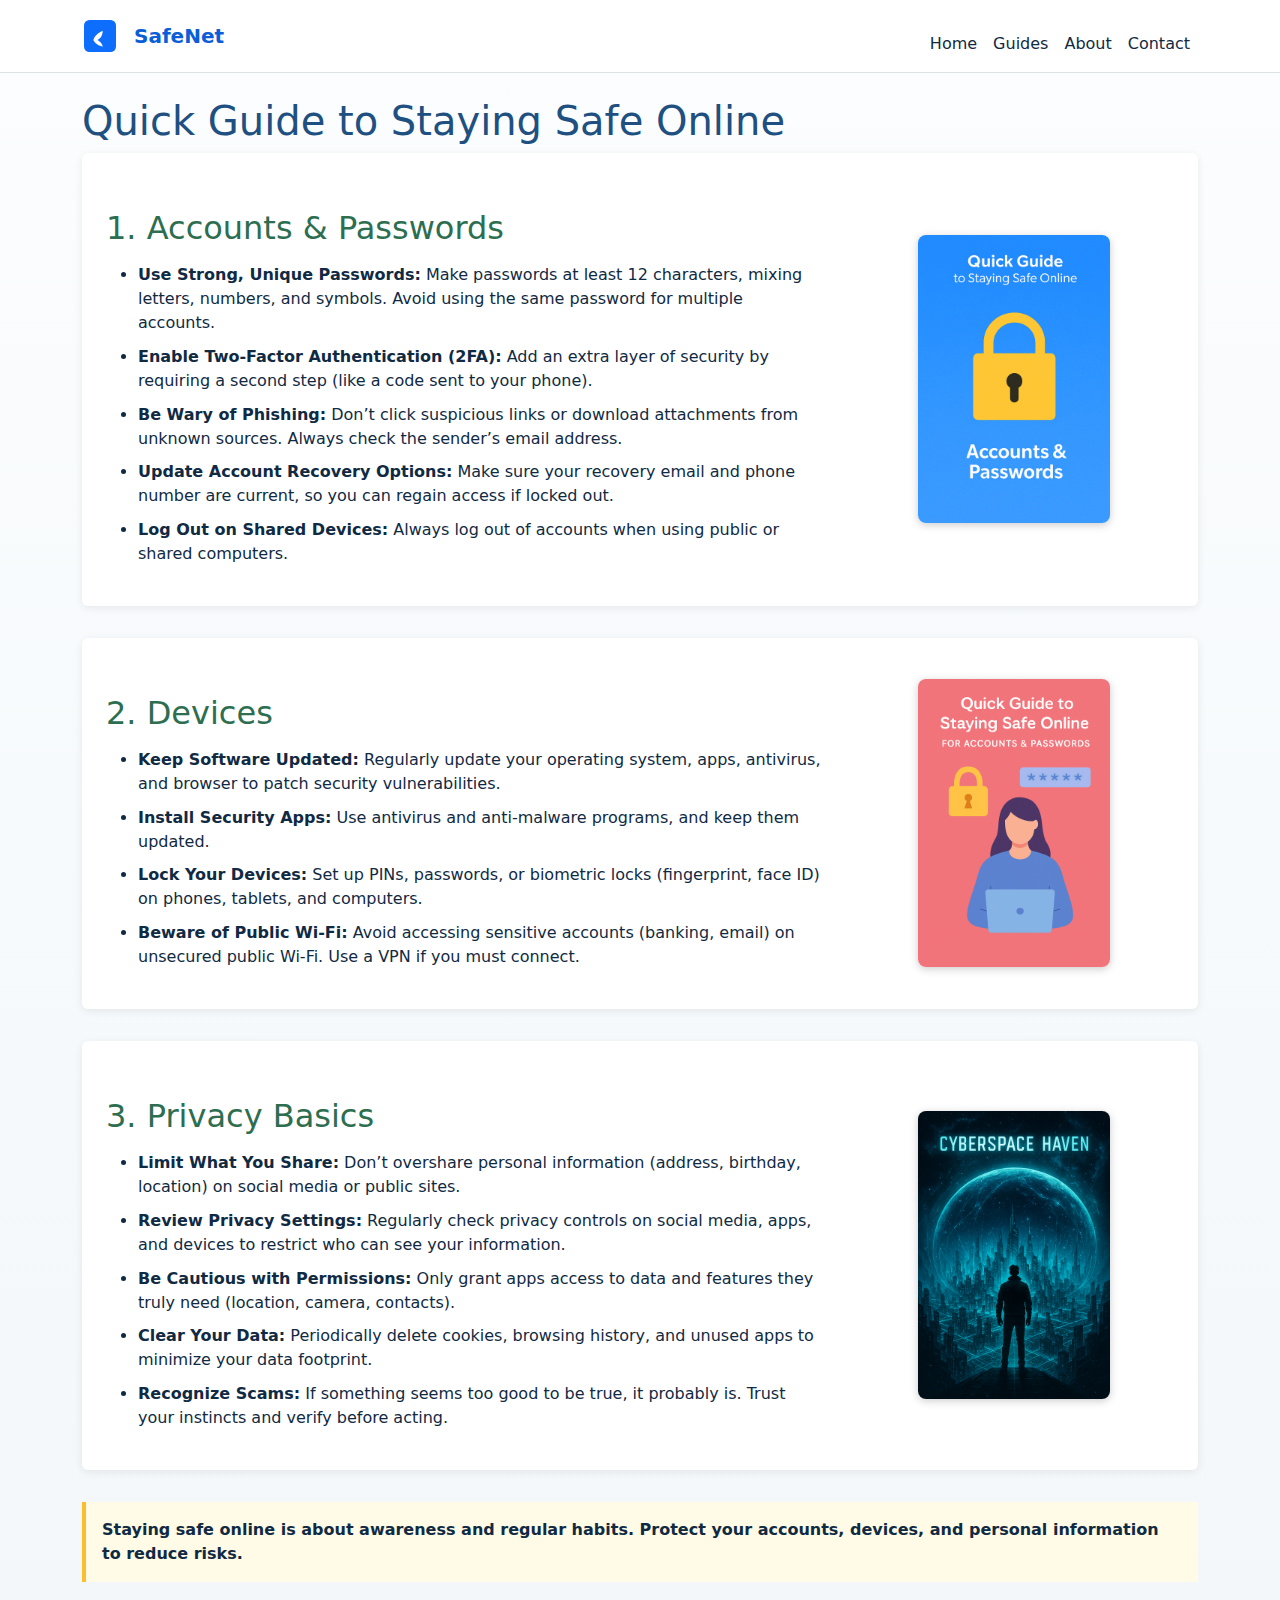
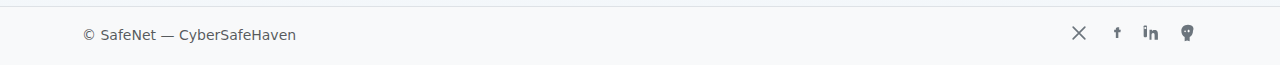
<file: guide.html>
<!DOCTYPE html>
<html lang="en">
<head>
  <meta charset="UTF-8">
  <meta name="viewport" content="width=device-width, initial-scale=1">
  <title>Quick Guide to Staying Safe Online</title>
  <!-- Bootstrap CSS -->
  <link href="https://cdn.jsdelivr.net/npm/bootstrap@5.3.2/dist/css/bootstrap.min.css" rel="stylesheet">
  <!-- Site stylesheet -->
  <link rel="stylesheet" href="assets/css/style.css">
  <!-- Page-specific styles moved to assets/css/style.css (scoped under #guide-content) -->
</head>
<body>
  <nav class="navbar navbar-expand-lg navbar-light bg-white border-bottom sticky-top">
    <div class="container">
      <a class="navbar-brand d-flex align-items-center" href="index.html">
        <img src="assets/images/logo.svg" class="logo me-2" width="36" height="36" alt="Safenet logo">
        <span class="brand-text">SafeNet</span>
      </a>
      <button class="navbar-toggler" type="button" data-bs-toggle="collapse" data-bs-target="#nav" aria-controls="nav" aria-expanded="false" aria-label="Toggle navigation">
        <span class="navbar-toggler-icon"></span>
      </button>
      <div class="collapse navbar-collapse" id="nav">
        <ul class="navbar-nav ms-auto">
          <li class="nav-item"><a class="nav-link" href="index.html">Home</a></li>
          <li class="nav-item"><a class="nav-link" href="guide.html">Guides</a></li>
          <li class="nav-item"><a class="nav-link" href="about.html">About</a></li>
          <li class="nav-item"><a class="nav-link" href="contact.html">Contact</a></li>
        </ul>
      </div>
    </div>
  </nav>
  <main id="guide-content" class="container py-4">
  <h1>Quick Guide to Staying Safe Online</h1>
  <!-- Guide styles are centralized in assets/css/style.css under the #guide-content scope -->
<!-- <div class="row row-align">
    <div id="bg1" class=" img col-sm-6 background-1 rounded-corners maxheight">
        <img class="portrait rounded-corners" src="assets/images/Accounts&Passwords.png">
        
        <div>
    <h2>1. Accounts &amp; Passwords</h2>
    <ul>
      <li><strong>Use Strong, Unique Passwords:</strong> Make passwords at least 12 characters, mixing letters, numbers, and symbols. Avoid using the same password for multiple accounts.</li>
      <li><strong>Enable Two-Factor Authentication (2FA):</strong> Add an extra layer of security by requiring a second step (like a code sent to your phone).</li>
      <li><strong>Be Wary of Phishing:</strong> Don’t click suspicious links or download attachments from unknown sources. Always check the sender’s email address.</li>
      <li><strong>Update Account Recovery Options:</strong> Make sure your recovery email and phone number are current, so you can regain access if locked out.</li>
      <li><strong>Log Out on Shared Devices:</strong> Always log out of accounts when using public or shared computers.</li>
    </ul>
  </div>
    </div>
    </div> -->



 <div class="section">
  <div>
    <h2>1. Accounts &amp; Passwords</h2>
    <ul>
      <li><strong>Use Strong, Unique Passwords:</strong> Make passwords at least 12 characters, mixing letters, numbers, and symbols. Avoid using the same password for multiple accounts.</li>
      <li><strong>Enable Two-Factor Authentication (2FA):</strong> Add an extra layer of security by requiring a second step (like a code sent to your phone).</li>
      <li><strong>Be Wary of Phishing:</strong> Don’t click suspicious links or download attachments from unknown sources. Always check the sender’s email address.</li>
      <li><strong>Update Account Recovery Options:</strong> Make sure your recovery email and phone number are current, so you can regain access if locked out.</li>
      <li><strong>Log Out on Shared Devices:</strong> Always log out of accounts when using public or shared computers.</li>
    </ul>
  </div>
    <div class="image" >
    <img class= "portrait" src="assets/images/Accounts&Passwords.png"
      alt="Illustration of strong passwords">
          </div>
</div>

  <div class="section">
    
    <div>
      <h2>2. Devices</h2>
      <ul>
        <li><strong>Keep Software Updated:</strong> Regularly update your operating system, apps, antivirus, and browser to patch security vulnerabilities.</li>
        <li><strong>Install Security Apps:</strong> Use antivirus and anti-malware programs, and keep them updated.</li>
        <li><strong>Lock Your Devices:</strong> Set up PINs, passwords, or biometric locks (fingerprint, face ID) on phones, tablets, and computers.</li>
        <li><strong>Beware of Public Wi-Fi:</strong> Avoid accessing sensitive accounts (banking, email) on unsecured public Wi-Fi. Use a VPN if you must connect.</li>
      </ul>
    </div>
    <div class="image" style="float:left ">
      <img class="portrait" src="assets/images/Devices.png" alt="Illustration of devices">
    </div>
  </div>

  <div class="section">
    <div>
      <h2>3. Privacy Basics</h2>
      <ul>
        <li><strong>Limit What You Share:</strong> Don’t overshare personal information (address, birthday, location) on social media or public sites.</li>
        <li><strong>Review Privacy Settings:</strong> Regularly check privacy controls on social media, apps, and devices to restrict who can see your information.</li>
        <li><strong>Be Cautious with Permissions:</strong> Only grant apps access to data and features they truly need (location, camera, contacts).</li>
        <li><strong>Clear Your Data:</strong> Periodically delete cookies, browsing history, and unused apps to minimize your data footprint.</li>
        <li><strong>Recognize Scams:</strong> If something seems too good to be true, it probably is. Trust your instincts and verify before acting.</li>
      </ul>
    </div>
    <div class="image">
      <img class="portrait" src="assets/images/hero.png" alt="Illustration of privacy">
    </div>
  </div>

  <div class="important">
    <strong>Staying safe online is about awareness and regular habits. Protect your accounts, devices, and personal information to reduce risks.</strong>
  </div>
  <script src="https://cdn.jsdelivr.net/npm/bootstrap@5.3.2/dist/js/bootstrap.bundle.min.js"></script>
</main>
<footer class="bg-light py-3 border-top">
    <div class="container d-flex justify-content-between align-items-center small text-muted">
      <div>© SafeNet — CyberSafeHaven</div>
      <div class="social-links">
        <a href="https://x.com" target="_blank" rel="noopener noreferrer" aria-label="Visit X homepage">
          <svg viewBox="0 0 24 24" aria-hidden="true" focusable="false" role="img" xmlns="http://www.w3.org/2000/svg">
            <path d="M5 5 L19 19 M19 5 L5 19" stroke="currentColor" stroke-width="2" stroke-linecap="round"
              stroke-linejoin="round" fill="none" />
          </svg>
          <span class="visually-hidden">X homepage</span>
        </a>

        <a href="https://www.facebook.com" target="_blank" rel="noopener noreferrer"
          aria-label="Visit Facebook homepage">
          <svg viewBox="0 0 24 24" aria-hidden="true" focusable="false" role="img" xmlns="http://www.w3.org/2000/svg">
            <path d="M15 8h2V5h-2c-1.1 0-2 .9-2 2v1H11v3h2v7h3v-7h2.5l.5-3H16v-1c0-.28.22-0.5.5-0.5z"
              fill="currentColor" />
          </svg>
          <span class="visually-hidden">Facebook homepage</span>
        </a>

        <a href="https://www.linkedin.com" target="_blank" rel="noopener noreferrer"
          aria-label="Visit LinkedIn homepage">
          <svg viewBox="0 0 24 24" aria-hidden="true" focusable="false" role="img" xmlns="http://www.w3.org/2000/svg">
            <rect x="2" y="3" width="4" height="14" rx="1" fill="currentColor" />
            <circle cx="4" cy="6" r="1.3" fill="#fff" />
            <path
              d="M9 8h3v1.8c.4-.7 1.6-1.4 3.1-1.4 3.3 0 4 2.2 4 5.1V20h-4v-5.2c0-1.2 0-2.8-1.7-2.8-1.7 0-2 1.4-2 2.7V20H9V8z"
              fill="currentColor" />
          </svg>
          <span class="visually-hidden">LinkedIn homepage</span>
        </a>

        <a href="https://mastodon.social" target="_blank" rel="noopener noreferrer"
          aria-label="Visit Mastodon homepage">
          <svg viewBox="0 0 24 24" aria-hidden="true" focusable="false" role="img" xmlns="http://www.w3.org/2000/svg">
            <path d="M12 2C7 2 4 5.5 4 9.2c0 3.2 1.4 6 4 7.7V22l3-1 3 1v-5.1c2.6-1.6 4-4.5 4-7.7C20 5.5 17 2 12 2z"
              fill="currentColor" />
            <circle cx="8.5" cy="10" r="1" fill="#fff" />
            <path d="M14 9.5c0 .8-.6 1.5-1.3 1.5s-1.2-.7-1.2-1.5.5-1.5 1.2-1.5S14 8.7 14 9.5z" fill="#fff" />
          </svg>
          <span class="visually-hidden">Mastodon homepage</span>
        </a>
      </div>
    </div>
  </footer>
</body>
</html>
</file>
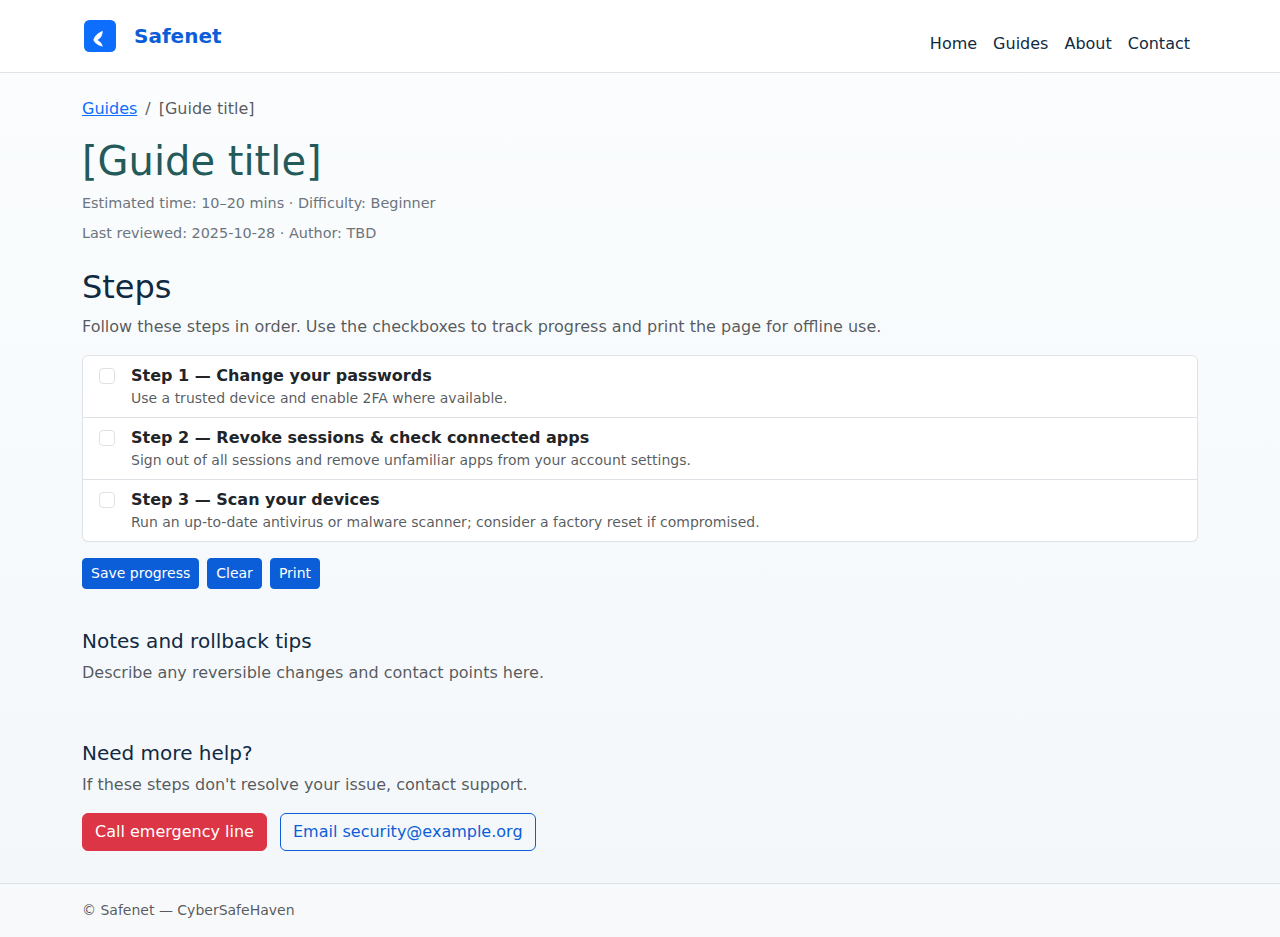
<file: guidesteps.html>
<!doctype html>
<html lang="en">
<head>
  <meta charset="utf-8">
  <meta name="viewport" content="width=device-width,initial-scale=1">
  <title>Guide — [Title goes here]</title>
  <meta name="description" content="Short guide template: steps, estimated time, difficulty, printable checklist">
  <link href="https://cdn.jsdelivr.net/npm/bootstrap@5.3.2/dist/css/bootstrap.min.css" rel="stylesheet">
  <link href="assets/css/style.css" rel="stylesheet">
</head>
</head>
<body>
  <nav class="navbar navbar-expand-lg navbar-light bg-white border-bottom no-print sticky-top">
    <div class="container">
      <a class="navbar-brand d-flex align-items-center" href="index.html">
        <img src="assets/images/logo.svg" class="logo me-2" width="36" height="36" alt="Safenet logo">
        <span class="brand-text">Safenet</span>
      </a>
      <button class="navbar-toggler" type="button" data-bs-toggle="collapse" data-bs-target="#nav" aria-controls="nav" aria-expanded="false" aria-label="Toggle navigation">
        <span class="navbar-toggler-icon"></span>
      </button>
      <div class="collapse navbar-collapse" id="nav">
        <ul class="navbar-nav ms-auto">
          <li class="nav-item"><a class="nav-link" href="index.html">Home</a></li>
          <li class="nav-item"><a class="nav-link" href="accounts-passwords.html">Guides</a></li>
          <li class="nav-item"><a class="nav-link" href="about.html">About</a></li>
          <li class="nav-item"><a class="nav-link" href="contact.html">Contact</a></li>
        </ul>
      </div>
    </div>
  </nav>

  <main class="container py-4">
    <nav aria-label="breadcrumb" class="no-print">
      <ol class="breadcrumb">
        <li class="breadcrumb-item"><a href="concept/index.html">Guides</a></li>
        <li class="breadcrumb-item active" aria-current="page">[Guide title]</li>
      </ol>
    </nav>

    <article>
      <header class="mb-3">
        <h1 id="guide-title">[Guide title]</h1>
        <div class="meta mb-2">
          <span id="estimated">Estimated time: 10–20 mins</span> · <span id="difficulty">Difficulty: Beginner</span>
        </div>
        <div class="meta">Last reviewed: <time id="last-reviewed">2025-10-28</time> · Author: <span id="author">TBD</span></div>
      </header>

      <section aria-labelledby="steps-heading">
        <h2 id="steps-heading">Steps</h2>
        <p class="text-muted">Follow these steps in order. Use the checkboxes to track progress and print the page for offline use.</p>
        <div class="list-group">
          <label class="list-group-item d-flex gap-3 align-items-start step-item" data-step="1">
            <input class="form-check-input mt-1 step-checkbox" type="checkbox" aria-label="Step 1" data-stepid="1">
            <div class="flex-grow-1">
              <div class="fw-semibold">Step 1 — Change your passwords</div>
              <div class="small text-muted">Use a trusted device and enable 2FA where available.</div>
            </div>
          </label>

          <label class="list-group-item d-flex gap-3 align-items-start step-item" data-step="2">
            <input class="form-check-input mt-1 step-checkbox" type="checkbox" aria-label="Step 2" data-stepid="2">
            <div class="flex-grow-1">
              <div class="fw-semibold">Step 2 — Revoke sessions & check connected apps</div>
              <div class="small text-muted">Sign out of all sessions and remove unfamiliar apps from your account settings.</div>
            </div>
          </label>

          <label class="list-group-item d-flex gap-3 align-items-start step-item" data-step="3">
            <input class="form-check-input mt-1 step-checkbox" type="checkbox" aria-label="Step 3" data-stepid="3">
            <div class="flex-grow-1">
              <div class="fw-semibold">Step 3 — Scan your devices</div>
              <div class="small text-muted">Run an up-to-date antivirus or malware scanner; consider a factory reset if compromised.</div>
            </div>
          </label>
        </div>

        <div class="mt-3 d-flex gap-2 no-print">
          <button id="save-progress" class="btn btn-sm btn-primary">Save progress</button>
          <button id="clear-progress" class="btn btn-sm btn-outline-secondary">Clear</button>
          <button class="btn btn-sm btn-outline-secondary" onclick="window.print()">Print</button>
        </div>
      </section>

      <section id="notes" class="mt-4">
        <h2 class="h5">Notes and rollback tips</h2>
        <p class="text-muted">Describe any reversible changes and contact points here.</p>
      </section>

      <section id="help" class="mt-4 no-print">
        <h2 class="h5">Need more help?</h2>
        <p class="text-muted">If these steps don't resolve your issue, contact support.</p>
        <a class="btn btn-danger" href="tel:+18001234567">Call emergency line</a>
        <a class="btn btn-outline-primary ms-2" href="mailto:security@example.org">Email security@example.org</a>
      </section>

    </article>
  </main>

  <footer class="bg-light py-3 border-top no-print">
    <div class="container small text-muted">© Safenet — CyberSafeHaven</div>
  </footer>

  <script src="https://cdn.jsdelivr.net/npm/bootstrap@5.3.2/dist/js/bootstrap.bundle.min.js"></script>
  <script>
    // simple save/load of completed steps in localStorage (per-guide key)
    (function(){
      const GUIDE_KEY = 'guide-progress:[guide-sample]';
      const checkboxes = document.querySelectorAll('.step-checkbox');
      function load(){
        try{
          const raw = localStorage.getItem(GUIDE_KEY);
          if(!raw) return;
          const done = JSON.parse(raw);
          checkboxes.forEach(cb=>{ cb.checked = !!done[cb.dataset.stepid]; toggleRow(cb); });
        }catch(e){console.warn(e)}
      }
      function save(){
        const obj = {};
        checkboxes.forEach(cb=> obj[cb.dataset.stepid] = !!cb.checked);
        localStorage.setItem(GUIDE_KEY, JSON.stringify(obj));
        alert('Progress saved locally.');
      }
      function clearAll(){
        checkboxes.forEach(cb=>{cb.checked=false; toggleRow(cb)});
        localStorage.removeItem(GUIDE_KEY);
      }
      function toggleRow(cb){
        const row = cb.closest('.step-item');
        if(!row) return;
        if(cb.checked) row.classList.add('completed'); else row.classList.remove('completed');
      }
      checkboxes.forEach(cb=> cb.addEventListener('change', function(){ toggleRow(this); }));
      document.getElementById('save-progress').addEventListener('click', save);
      document.getElementById('clear-progress').addEventListener('click', clearAll);
      load();
    })();
  </script>
</body>
</html>
</file>
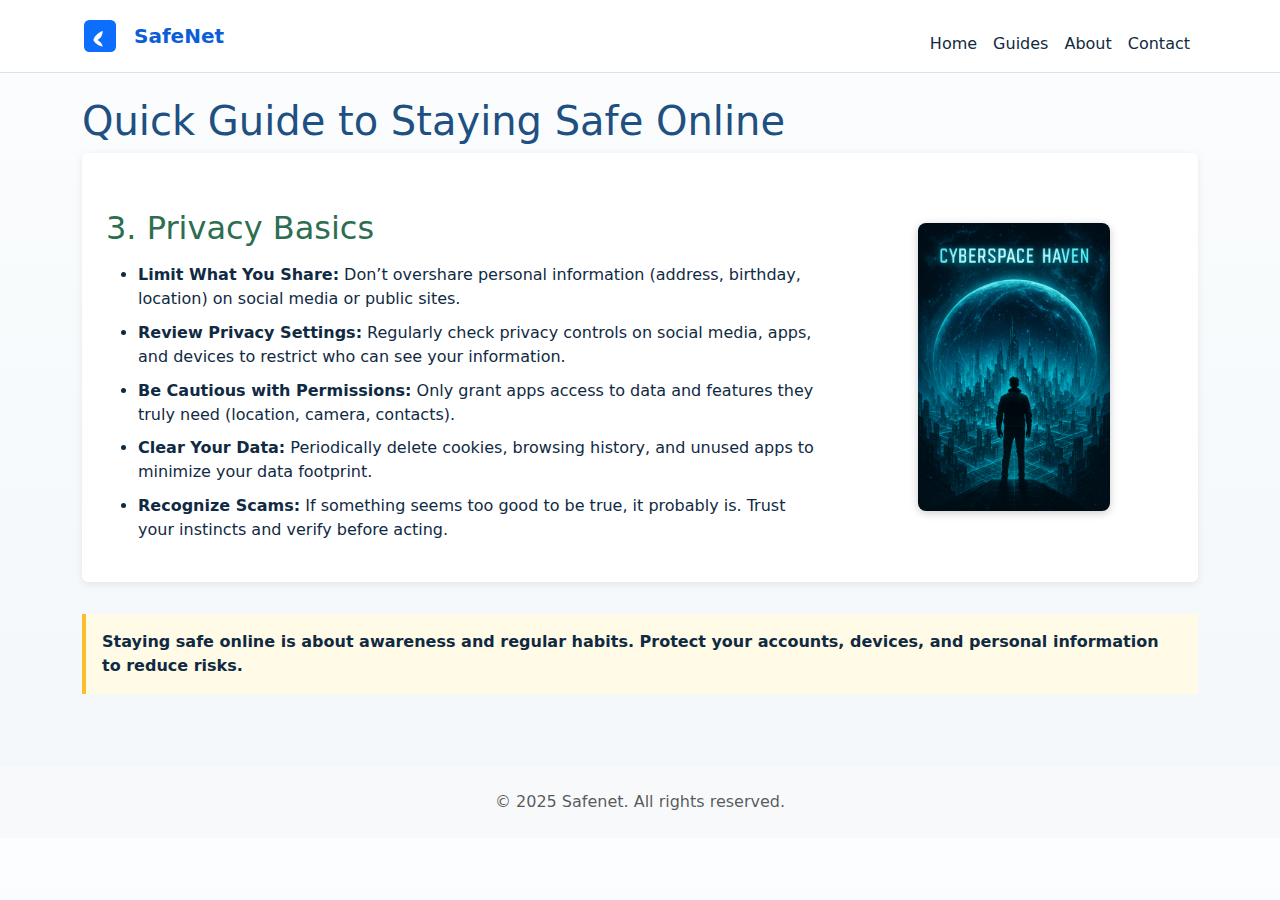
<file: privacybasics.html>
<!DOCTYPE html>
<html lang="en">

<head>
  <meta charset="UTF-8">
  <meta name="viewport" content="width=device-width, initial-scale=1">
  <title>Quick Guide to Staying Safe Online</title>
  <!-- Bootstrap CSS -->
  <link href="https://cdn.jsdelivr.net/npm/bootstrap@5.3.2/dist/css/bootstrap.min.css" rel="stylesheet">
  <!-- Site stylesheet -->
  <link rel="stylesheet" href="assets/css/style.css">
  <!-- Page-specific styles moved to assets/css/style.css (scoped under #guide-content) -->
</head>

<body>
  <nav class="navbar navbar-expand-lg navbar-light bg-white border-bottom sticky-top">
    <div class="container">
      <a class="navbar-brand d-flex align-items-center" href="index.html">
        <img src="assets/images/logo.svg" class="logo me-2" width="36" height="36" alt="Safenet logo">
        <span class="brand-text">SafeNet</span>
      </a>
      <button class="navbar-toggler" type="button" data-bs-toggle="collapse" data-bs-target="#nav" aria-controls="nav"
        aria-expanded="false" aria-label="Toggle navigation">
        <span class="navbar-toggler-icon"></span>
      </button>
      <div class="collapse navbar-collapse" id="nav">
        <ul class="navbar-nav ms-auto">
          <li class="nav-item"><a class="nav-link" href="index.html">Home</a></li>
          <li class="nav-item"><a class="nav-link" href="guide.html">Guides</a></li>
          <li class="nav-item"><a class="nav-link" href="about.html">About</a></li>
          <li class="nav-item"><a class="nav-link" href="contact.html">Contact</a></li>
        </ul>
      </div>
    </div>
  </nav>
  <main id="guide-content" class="container py-4">
    <h1>Quick Guide to Staying Safe Online</h1>
    <!-- Guide styles are centralized in assets/css/style.css under the #guide-content scope -->
    <!-- <div class="row row-align">
    <div id="bg1" class=" img col-sm-6 background-1 rounded-corners maxheight">
        <img class="portrait rounded-corners" src="assets/images/Accounts&Passwords.png">
        
        <div>
    <h2>1. Accounts &amp; Passwords</h2>
    <ul>
      <li><strong>Use Strong, Unique Passwords:</strong> Make passwords at least 12 characters, mixing letters, numbers, and symbols. Avoid using the same password for multiple accounts.</li>
      <li><strong>Enable Two-Factor Authentication (2FA):</strong> Add an extra layer of security by requiring a second step (like a code sent to your phone).</li>
      <li><strong>Be Wary of Phishing:</strong> Don’t click suspicious links or download attachments from unknown sources. Always check the sender’s email address.</li>
      <li><strong>Update Account Recovery Options:</strong> Make sure your recovery email and phone number are current, so you can regain access if locked out.</li>
      <li><strong>Log Out on Shared Devices:</strong> Always log out of accounts when using public or shared computers.</li>
    </ul>
  </div>
    </div>
    </div> -->



    <div class="section">
      <div>
        <h2>3. Privacy Basics</h2>
        <ul>
          <li><strong>Limit What You Share:</strong> Don’t overshare personal information (address, birthday, location)
            on social media or public sites.</li>
          <li><strong>Review Privacy Settings:</strong> Regularly check privacy controls on social media, apps, and
            devices to restrict who can see your information.</li>
          <li><strong>Be Cautious with Permissions:</strong> Only grant apps access to data and features they truly need
            (location, camera, contacts).</li>
          <li><strong>Clear Your Data:</strong> Periodically delete cookies, browsing history, and unused apps to
            minimize your data footprint.</li>
          <li><strong>Recognize Scams:</strong> If something seems too good to be true, it probably is. Trust your
            instincts and verify before acting.</li>
        </ul>
      </div>
      <div class="image">
        <img class="portrait" src="assets/images/hero.png" alt="Illustration of privacy">
      </div>
    </div>

    <div class="important">
      <strong>Staying safe online is about awareness and regular habits. Protect your accounts, devices, and personal
        information to reduce risks.</strong>
    </div>
    <script src="https://cdn.jsdelivr.net/npm/bootstrap@5.3.2/dist/js/bootstrap.bundle.min.js"></script>
  </main>
  <footer class="bg-light py-4 mt-5">
    <div class="container text-center">
      <p class="mb-0 text-muted">&copy; 2025 Safenet. All rights reserved.</p>
    </div>
  </footer>
</body>

</html>
</file>
<file: assets/css/style.css>
:root{--brand:#0b5ed7;--muted:#6c757d;--bs-card-color:#ffffff}
body{font-family:system-ui,-apple-system,Segoe UI,Roboto,Arial,sans-serif;color:#102a43;margin:0;background-color:#f8f8f9;background-image:linear-gradient(180deg,#fbfdfe,#f3f7fa)}
.hero{background:linear-gradient(180deg, rgba(11,94,215,0.04), rgba(11,94,215,0.01))}

.text-muted,
.small.text-muted {
	--bs-text-opacity: 1;
	color: var(--muted);
}
/* user agent stylesheet
div {
    display: block;
    unicode-bidi: isolate;
} */

.btn-primary{
	background-color: var(--brand);
	border-color: var(--brand);
}
.btn-primary:hover{
	background-color: #094bb5;
	border-color: #094bb5;
}
.btn-outline-primary{
	color: var(--brand);
	border-color: var(--brand);
}
.btn-outline-primary:hover{
	background-color: var(--brand);
	border-color: #094bb5;
}
/* Detailed tokens for outline-secondary buttons */
.btn-outline-secondary{
    background-color: var(--brand);
    border-color: var(--brand);
    color: #fff;
	/* --bs-btn-color: #3574ab;
	--bs-btn-border-color: #5fa8e8;
	--bs-btn-hover-color: #3136c6;
	--bs-btn-hover-bg: #2e82cc;
	--bs-btn-hover-border-color: #165fa0;
	--bs-btn-focus-shadow-rgb: 108, 117, 125;
	--bs-btn-active-color: #1335f5;
	--bs-btn-active-bg: #1478d0;
	--bs-btn-active-border-color: #107edf;
	--bs-btn-active-shadow: inset 0 3px 5px rgba(76, 85, 143, 0.125);
	--bs-btn-disabled-color: #1472c5;
	--bs-btn-disabled-bg: transparent;
	--bs-btn-disabled-border-color: #286dab;
	--bs-gradient: none; */
}
.btn-outline-secondary:hover{
	background-color: var(--brand);
	border-color: #094bb5;
}
/* Header background image rule: replace the URL with your image path */
.hero.bg-image{
	/* Gradient overlay + image for contrast */
	background-image: linear-gradient(180deg, rgba(25, 27, 31, 0.3), rgba(11,94,215,0.06)), url('../images/hero.png');
	background-size: cover;       /* Make the image cover the area */
	background-position: center;  /* Center the image */
	background-repeat: no-repeat; /* Prevent repetition */
	min-height: 420px;            /* Minimum header height */
	color: #c9bfbf;               /* Text color for visibility */
	display: flex;
	align-items: center;
}

/* Make the content card slightly opaque over the background for readability */
.hero .card{background: rgba(255,255,255,0.92);} 
section{padding-top:0.5rem;padding-bottom:0.5rem}
.card{border-radius:8px}
.navbar .navbar-brand{color:var(--brand)}
.small.text-muted{color:var(--muted)}

/* Logo and brand styling */
.navbar-brand{gap:.5rem}
.navbar-brand .logo{width:36px;height:36px;object-fit:contain;display:inline-block}
.navbar-brand .brand-text{font-weight:700;color:var(--brand);line-height:1}
.navbar-brand .logo{border-radius:6px;background:#fff;padding:2px}

/* Make sure nav links sit to the right on small screens when collapsed */
.navbar .navbar-nav .nav-link{color:inherit}

/* Header lead paragraph: force opacity variable and use a soft off-white color for better contrast on hero */
.hero .lead.text-muted,
.hero p.lead{
	--bs-text-opacity: 1;
	color: rgb(236 238 240 / 75%) !important;
}

/* Make Bootstrap display-5 headings white by default (useful for hero) */
.display-5{color:#ffffff}

/* Utility: class .h6 (Bootstrap utility class used on headings) match text-muted variant if needed */
.h6 {
	--bs-text-opacity: 1;
	color: rgba(240, 243, 246, 0.75);
}

/* Page-specific overrides for legacy about content (kept minimal) */
h1 { color: #255a5b; }
ul { margin-top: 1em; }
.principles { background: #e6f3f2; padding: 1em; border-radius: 8px; margin: 1em 0; }
/* Make <strong> stand out with a dark, readable color matching body text */
strong { color: #102a43; }

/* .card-body {
	background-color: rgba(255, 255, 255, 0.8);
	border-radius: 8px;
	padding: 1.5rem;
} */

/* Card body: subtle light background to separate content from page background */
.card-body {
	/* default card body: use card color variable (white) and dark text for readability */
	background-color: var(--bs-card-color);
	color: #102a43;
	border-radius: 8px;
	padding: 1rem;
}

/* h6 inside a card: dark text on a light-tinted background for emphasis */
.card-body h6 {
	
	display: inline-block;
	margin: 0 0 0.5rem 0;
	padding: 0.2rem 0.5rem;
	background-color: rgba(16,42,67,0.04); /* subtle tinted background */
	color: inherit;
	border-radius: 6px;
	font-weight: 600;
	line-height: 1;
}

/* h3 inside card body should use readable dark color by default */
.card-body h3 {
	color: #102a43;
}

/* Hero card (top-right search) keeps a darker, semi-opaque background for contrast on the hero */
.hero .card-body {
	background-color: rgba(34,48,62,0.54);
	color: #ffffff;
}

/* Hero-specific muted text should be light */
.hero .card-body .text-muted,
.hero .card-body p.small.text-muted,
.hero p.lead {
	color: rgba(236,238,240,0.75) !important;
}
/* .align-items-center {
    align-items: flex-start;
} */

/* Footer social links styling */
.social-links a{margin-left:0.75rem;color:var(--muted);text-decoration:none}
.social-links a:hover{text-decoration:underline;color:var(--brand)}
.social-links a:focus{outline:2px dotted rgba(11,94,215,0.2);outline-offset:3px}

/* Social icon sizing and alignment */
.social-links svg{width:20px;height:20px;vertical-align:middle;fill:currentColor}
.social-links a{display:inline-flex;align-items:center}
.social-links a .visually-hidden{margin-left:0.35rem}


/* Styles for guide.html (scoped to #guide-content) */
#guide-content { background: transparent; }
#guide-content h1 { color: #205081; }
#guide-content h2 { color: #2c6e4f; margin-top: 2rem; }
#guide-content h6 { color: #eff1f3; }
#guide-content ul { margin-bottom: 1rem; }
#guide-content li { margin-bottom: 0.6rem; }
/* Section: combine card visuals with a two-column flexible layout for text + image */
#guide-content .section {
	background: #fff;
	border-radius: 6px;
	box-shadow: 0 2px 8px rgba(0,0,0,0.08);
	padding: 1.5rem;
	margin-bottom: 2rem;
	display: flex;
	flex-wrap: wrap;
	/* center-align content vertically so image and text sit in one visual row */
	align-items: center;
	gap: 2rem;
	flex: 1 1 350px;
	min-width: 280px;
}

/* Image column sizing and alignment */
#guide-content .image {
	flex: 0 1 320px;
	display: flex;
	justify-content: center;
	align-items: flex-start;
	min-width: 220px;
}
/* test */
/* Text column should grow to fill remaining space */
#guide-content .section > div:first-child { flex: 1 1 420px; min-width: 220px; }

/* Portrait image style (overrides generic img rules when applied) */
#guide-content .portrait {
	max-width: 60%;
	height: auto;
	max-height: 320px;
	object-fit: fill;
	border-radius: 8px;
	box-shadow: 0 2px 8px #ccc;
}

@media print{nav, .no-print{display:none} .container{max-width:100%} .btn{display:none}}

/* Small, shared helpers moved from page-local <style> blocks */
@media print{
	/* keep container full-width for print and show step checkboxes inline */
	.no-print{display:none}
	.container{max-width:100%}
	.step-checkbox{display:inline-block}
}

/* Meta line used in several guides for estimated time / difficulty */
.meta{font-size:0.9rem;color:var(--muted)}

/* checklist row completed state used by guide step lists */
.step-item.completed{opacity:0.6;text-decoration:line-through}

/* visually-hidden but focusable helper (used for skip links) */
.visually-hidden-focusable{position:absolute;left:-999px}
.visually-hidden-focusable:focus{position:static;left:auto;width:auto;height:auto;margin:1rem}

/* hide honeypot elements from assistive tech and layout */
.honeypot{position:absolute;left:-9999px;visibility:hidden}

/* Respect reduced-motion preference site-wide for transitions */
@media (prefers-reduced-motion: reduce){*{transition:none!important}}

/* Ensure on narrow screens the image stacks above/below text and uses full width */
@media (max-width: 575.98px) {
	#guide-content .section { align-items: flex-start; }
	#guide-content .image { flex-basis: 100%; min-width: 0; }
	#guide-content .section > div:first-child { flex-basis: 100%; }
	#guide-content .portrait { width: 100%; height: auto; max-height: none; }
}

/* Generic guide images: responsive fallback */
#guide-content img { width: 100%; height: auto; object-fit: cover; }

#guide-content .important { background: #fffbe6; border-left: 4px solid #fabe2e; padding: 1rem; margin-top: 2rem; }

/* Utility/layout rules for small card-like blocks used in snippets */
.row-align { display: flex; align-items: center; gap: 1rem; }

/* background block (example): id + class combination for the provided snippet */
#bg1.background-1 {
	background: linear-gradient(180deg, #fbfdff, #f4f8fc);
	padding: 1rem;
	display: flex;
	flex-direction: column;
	align-items: center;
	justify-content: center;
}

.background-1 { background-color: #f7fbff; }

.rounded-corners { border-radius: 8px; overflow: hidden; }

.maxheight { max-height: 320px; overflow: hidden; }

.logoMaxSize { display: block; max-width: 100%; height: auto; object-fit: cover; }

/* A bit of spacing for any text inside the bg block */
#bg1 p { margin: 0.5rem 0 0 0; }

@media (max-width: 575.98px) {
	.row-align { flex-direction: column; align-items: stretch; }
	#bg1.background-1 { padding: 0.75rem; }
}

/* Homepage spacing tweaks: small gap between sections (scoped to .home) */
.home main.container > section { margin-bottom: 1.5rem; padding-top: 0rem; }
.home #guides { padding-top: 1.25rem; }
.home .mb-5 { padding-top: 0.75rem; }

/* Utility override: treat .align-items-center as flex-start for tighter control */
.align-items-center { align-items: flex-start; }
</file>
